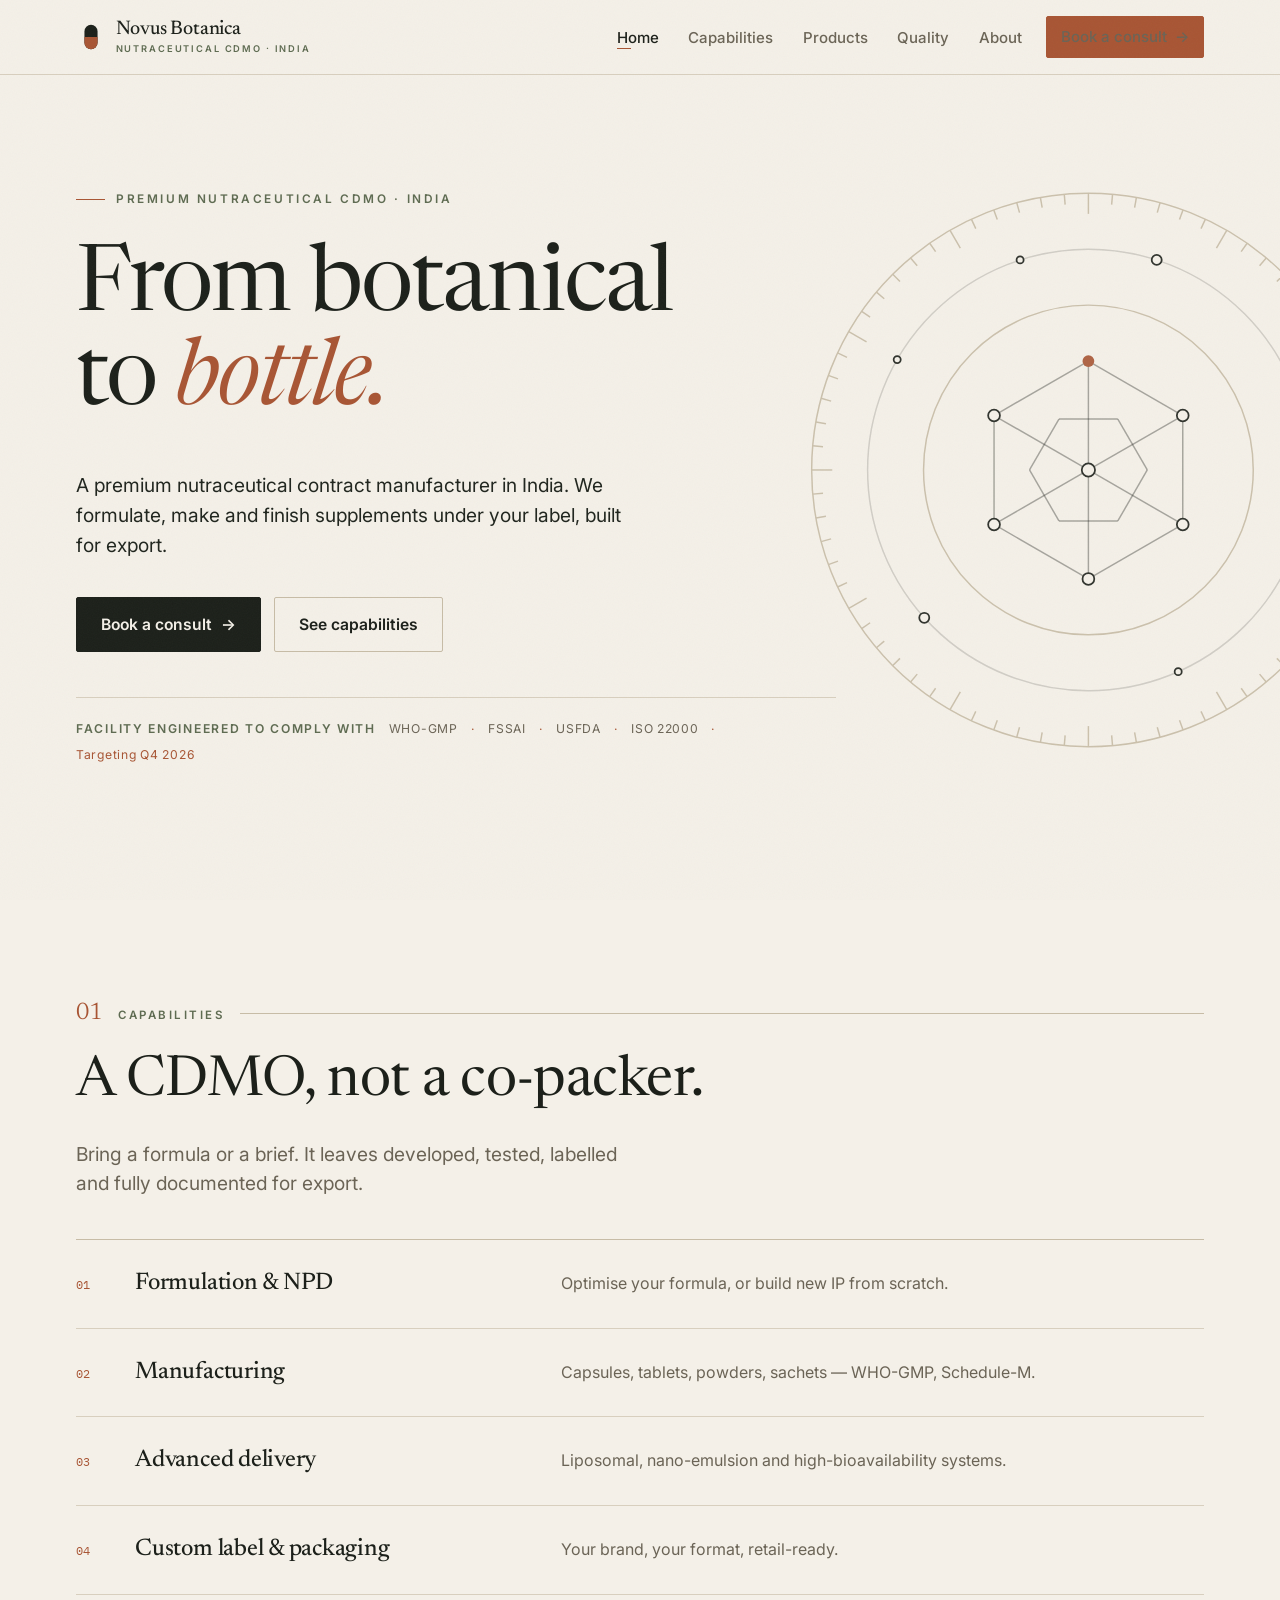
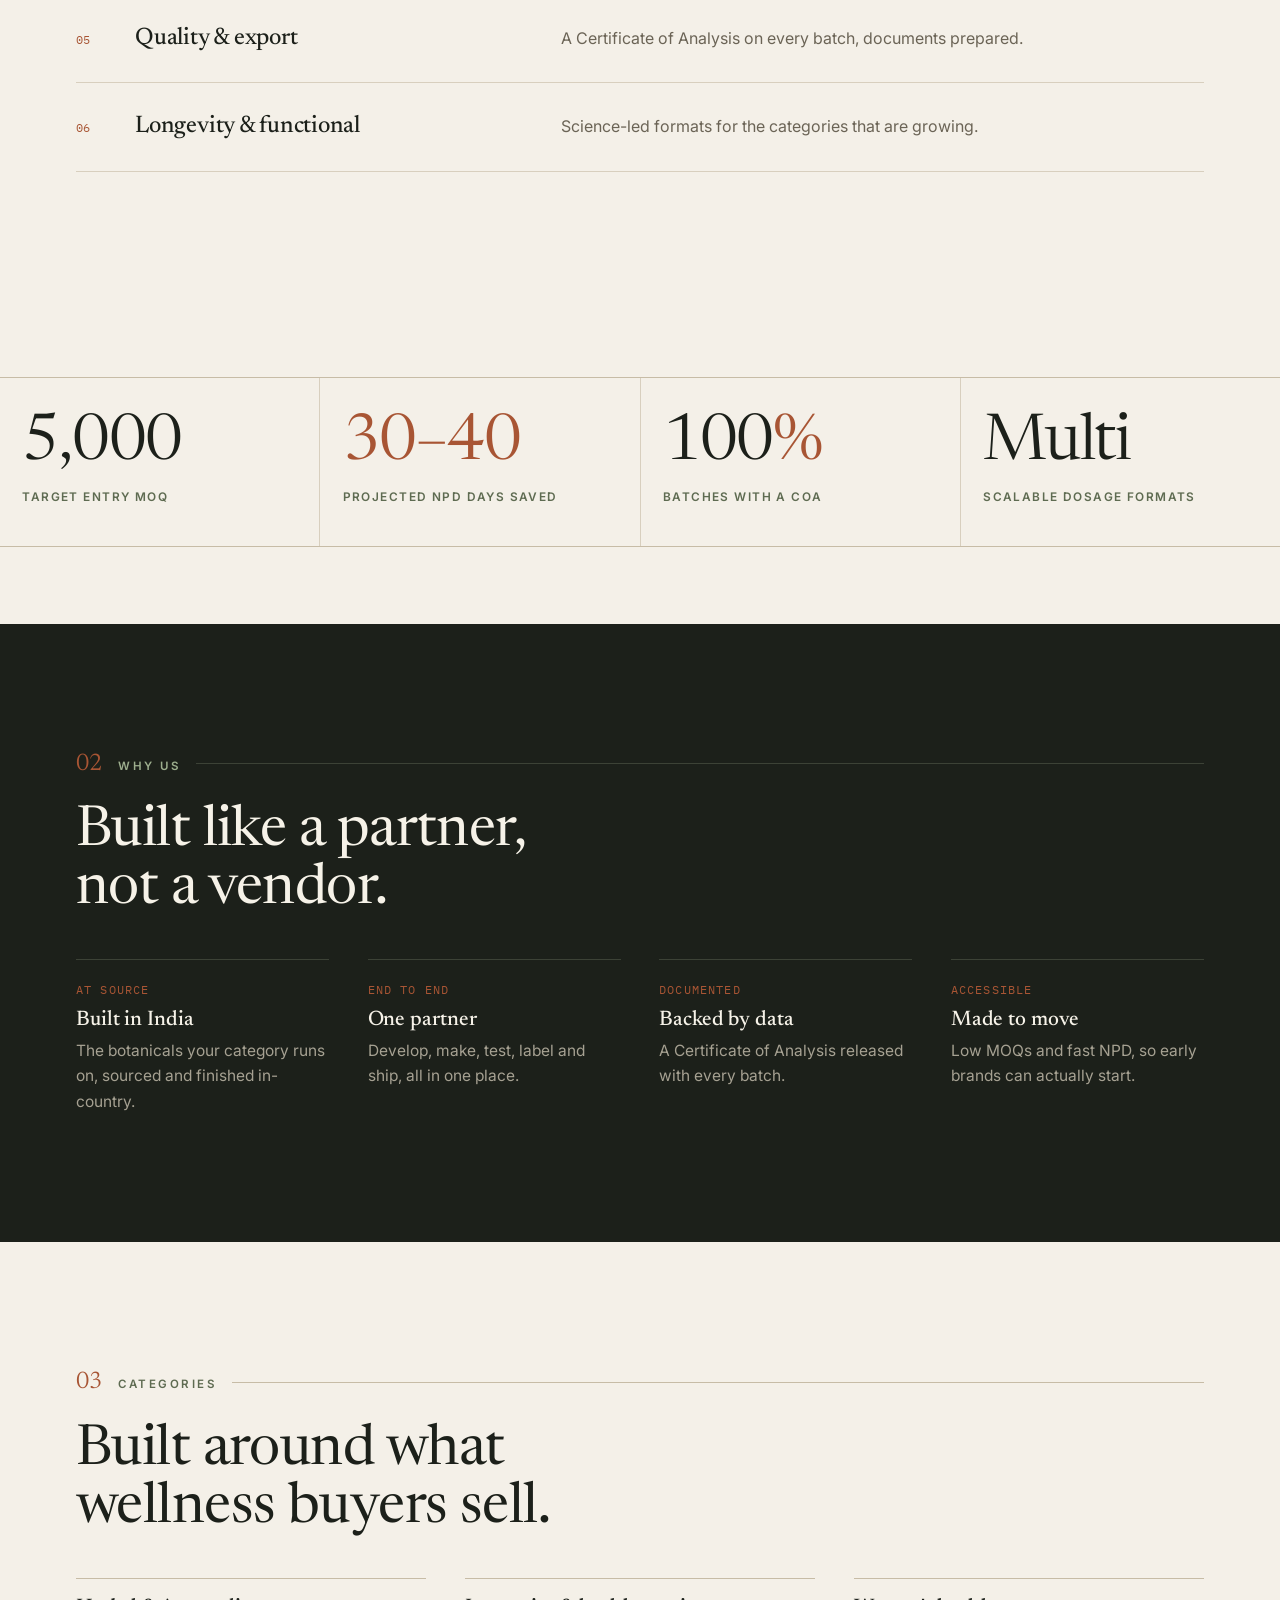
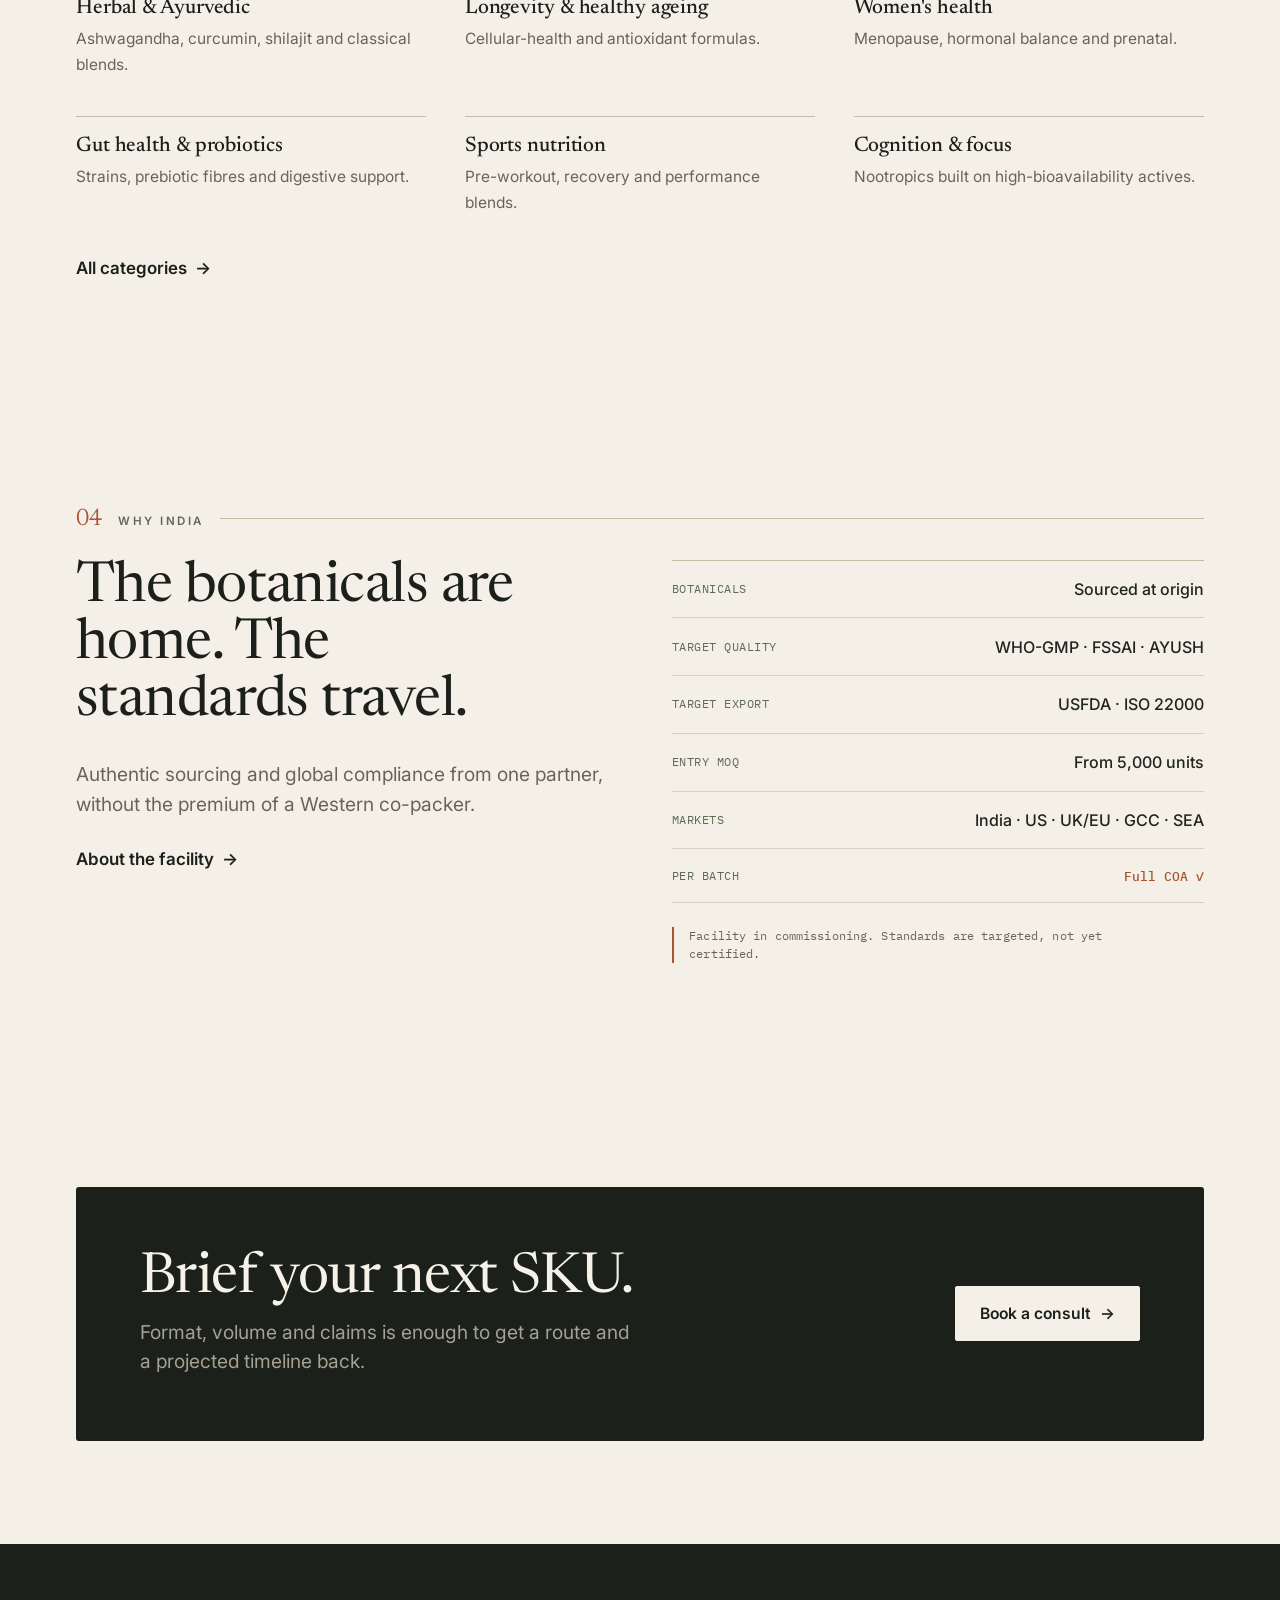
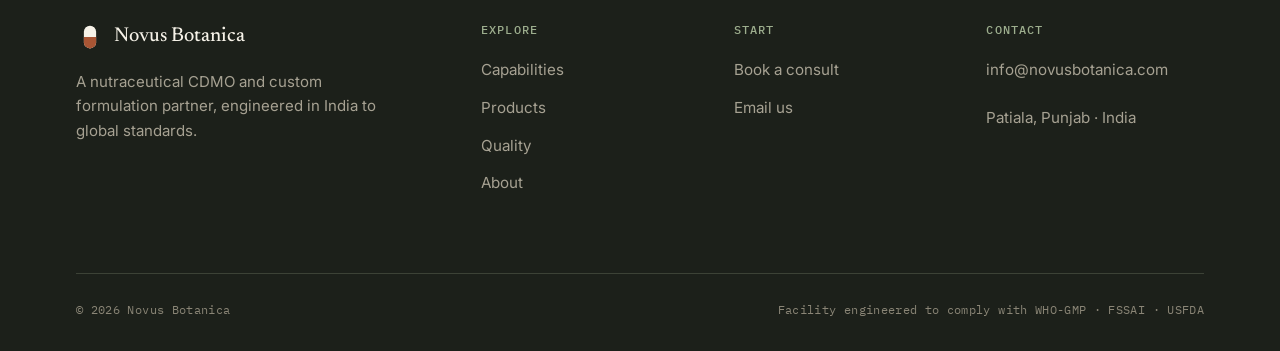
<file: index.html>
<!DOCTYPE html>
<html lang="en">
<head>
<meta charset="UTF-8">
<meta name="viewport" content="width=device-width, initial-scale=1.0">
<title>Novus Botanica — Nutraceutical CDMO & Custom Formulation, India</title>
<meta name="description" content="A premium nutraceutical CDMO in India. We formulate, manufacture and finish supplements under your label, built for export.">
<link rel="icon" href="data:image/svg+xml,%3Csvg xmlns='http://www.w3.org/2000/svg' viewBox='0 0 32 32'%3E%3Crect x='9' y='3' width='14' height='26' rx='7' fill='%231C201A'/%3E%3Cpath d='M9 16h14v6a7 7 0 0 1-7 7 7 7 0 0 1-7-7z' fill='%23A85534'/%3E%3C/svg%3E">
<link rel="preconnect" href="https://fonts.googleapis.com">
<link rel="preconnect" href="https://fonts.gstatic.com" crossorigin>
<link href="https://fonts.googleapis.com/css2?family=Inter:wght@400;500;600;700&family=Newsreader:ital,opsz,wght@0,6..72,200..700;1,6..72,200..600&family=IBM+Plex+Mono:wght@400;500&display=swap" rel="stylesheet">
<link rel="stylesheet" href="styles.css">
<script src="script.js" defer></script>
</head>
<body>

<header class="site-head">
  <div class="wrap nav">
    <a class="brand" href="index.html" aria-label="Novus Botanica home">
      <svg class="mark" viewBox="0 0 32 32" aria-hidden="true"><rect class="cap2" x="9" y="3" width="14" height="26" rx="7"/><path class="cap" d="M9 16h14v6a7 7 0 0 1-7 7 7 7 0 0 1-7-7z"/></svg>
      <span class="bt"><span class="nm">Novus Botanica</span><small>Nutraceutical CDMO · India</small></span>
    </a>
    <button class="nav-toggle" aria-label="Menu" aria-expanded="false" aria-controls="nav-links">
      <svg viewBox="0 0 24 24" fill="none" stroke-width="2" stroke-linecap="round"><path d="M4 7h16M4 12h16M4 17h16"/></svg>
    </button>
    <ul class="nav-links" id="nav-links">
      <li><a href="index.html" aria-current="page">Home</a></li>
      <li><a href="capabilities.html">Capabilities</a></li>
      <li><a href="products.html">Products</a></li>
      <li><a href="certifications.html">Quality</a></li>
      <li><a href="about.html">About</a></li>
      <li class="nav-cta"><a class="btn btn-clay" href="contact.html">Book a consult <span class="arr">→</span></a></li>
    </ul>
  </div>
</header>

<main>

<!-- Hero -->
<section class="hero">
  <div class="plate" id="plate" aria-hidden="true"></div>
  <div class="wrap">
    <p class="hero-meta">Premium nutraceutical CDMO · India</p>
    <h1>From botanical<br>to <em>bottle.</em></h1>
    <p class="lead">A premium nutraceutical contract manufacturer in India. We formulate, make and finish supplements under your label, built for export.</p>
    <div class="hero-cta">
      <a class="btn btn-primary" href="contact.html">Book a consult <span class="arr">→</span></a>
      <a class="btn btn-ghost" href="capabilities.html">See capabilities</a>
    </div>
    <p class="hero-note">
      <span class="k">Facility engineered to comply with</span>
      <span>WHO-GMP</span><span class="dot">·</span><span>FSSAI</span><span class="dot">·</span><span>USFDA</span><span class="dot">·</span><span>ISO 22000</span><span class="dot">·</span><span style="color:var(--clay)">Targeting Q4 2026</span>
    </p>
  </div>
</section>

<!-- 01 Capabilities -->
<section class="section">
  <div class="wrap">
    <div class="folio rv"><span class="no">01</span><span class="lab">Capabilities</span><span class="rule"></span></div>
    <div class="rv" style="max-width:60ch; margin-bottom:2.5rem">
      <h2>A CDMO, not a co-packer.</h2>
      <p class="lead">Bring a formula or a brief. It leaves developed, tested, labelled and fully documented for export.</p>
    </div>
    <div class="index rv">
      <div class="row"><span class="ix">01</span><span class="ttl">Formulation &amp; NPD</span><span class="desc">Optimise your formula, or build new IP from scratch.</span></div>
      <div class="row"><span class="ix">02</span><span class="ttl">Manufacturing</span><span class="desc">Capsules, tablets, powders, sachets — WHO-GMP, Schedule-M.</span></div>
      <div class="row"><span class="ix">03</span><span class="ttl">Advanced delivery</span><span class="desc">Liposomal, nano-emulsion and high-bioavailability systems.</span></div>
      <div class="row"><span class="ix">04</span><span class="ttl">Custom label &amp; packaging</span><span class="desc">Your brand, your format, retail-ready.</span></div>
      <div class="row"><span class="ix">05</span><span class="ttl">Quality &amp; export</span><span class="desc">A Certificate of Analysis on every batch, documents prepared.</span></div>
      <div class="row"><span class="ix">06</span><span class="ttl">Longevity &amp; functional</span><span class="desc">Science-led formats for the categories that are growing.</span></div>
    </div>
  </div>
</section>

<!-- Figures -->
<section class="section--tight">
  <div class="figs">
    <div class="fig rv"><div class="n">5,000</div><div class="c">Target entry MOQ</div></div>
    <div class="fig rv d1"><div class="n"><em>30–40</em></div><div class="c">Projected NPD days saved</div></div>
    <div class="fig rv d2"><div class="n">100<em>%</em></div><div class="c">Batches with a COA</div></div>
    <div class="fig rv d3"><div class="n">Multi</div><div class="c">Scalable dosage formats</div></div>
  </div>
</section>

<!-- 02 Why partner (ink) -->
<section class="section ink">
  <div class="wrap">
    <div class="folio rv"><span class="no">02</span><span class="lab">Why us</span><span class="rule"></span></div>
    <h2 class="rv" style="max-width:16ch; margin-bottom:2.5rem">Built like a partner, not a vendor.</h2>
    <div class="cols cols-4">
      <div class="feat rv"><span class="mk">At source</span><h3>Built in India</h3><p>The botanicals your category runs on, sourced and finished in-country.</p></div>
      <div class="feat rv d1"><span class="mk">End to end</span><h3>One partner</h3><p>Develop, make, test, label and ship, all in one place.</p></div>
      <div class="feat rv d2"><span class="mk">Documented</span><h3>Backed by data</h3><p>A Certificate of Analysis released with every batch.</p></div>
      <div class="feat rv d3"><span class="mk">Accessible</span><h3>Made to move</h3><p>Low MOQs and fast NPD, so early brands can actually start.</p></div>
    </div>
  </div>
</section>

<!-- 03 Categories -->
<section class="section">
  <div class="wrap">
    <div class="folio rv"><span class="no">03</span><span class="lab">Categories</span><span class="rule"></span></div>
    <h2 class="rv" style="max-width:18ch; margin-bottom:2.5rem">Built around what wellness buyers sell.</h2>
    <div class="cols cols-3">
      <div class="feat rv"><h3>Herbal &amp; Ayurvedic</h3><p>Ashwagandha, curcumin, shilajit and classical blends.</p></div>
      <div class="feat rv"><h3>Longevity &amp; healthy ageing</h3><p>Cellular-health and antioxidant formulas.</p></div>
      <div class="feat rv"><h3>Women's health</h3><p>Menopause, hormonal balance and prenatal.</p></div>
      <div class="feat rv"><h3>Gut health &amp; probiotics</h3><p>Strains, prebiotic fibres and digestive support.</p></div>
      <div class="feat rv"><h3>Sports nutrition</h3><p>Pre-workout, recovery and performance blends.</p></div>
      <div class="feat rv"><h3>Cognition &amp; focus</h3><p>Nootropics built on high-bioavailability actives.</p></div>
    </div>
    <p style="margin-top:2.4rem"><a class="tlink" href="products.html">All categories <span class="arr">→</span></a></p>
  </div>
</section>

<!-- 04 Why India -->
<section class="section--tight" style="padding-bottom:clamp(4.5rem,10vw,9rem)">
  <div class="wrap">
    <div class="folio rv"><span class="no">04</span><span class="lab">Why India</span><span class="rule"></span></div>
    <div class="cols cols-2" style="align-items:start; gap:clamp(2rem,5vw,5rem)">
      <div class="rv">
        <h2 style="max-width:14ch">The botanicals are home. The standards travel.</h2>
        <p class="lead">Authentic sourcing and global compliance from one partner, without the premium of a Western co-packer.</p>
        <p style="margin-top:1.6rem"><a class="tlink" href="about.html">About the facility <span class="arr">→</span></a></p>
      </div>
      <div class="rv d1">
        <ul class="spec">
          <li><span class="k">Botanicals</span><span class="v">Sourced at origin</span></li>
          <li><span class="k">Target quality</span><span class="v">WHO-GMP · FSSAI · AYUSH</span></li>
          <li><span class="k">Target export</span><span class="v">USFDA · ISO 22000</span></li>
          <li><span class="k">Entry MOQ</span><span class="v">From 5,000 units</span></li>
          <li><span class="k">Markets</span><span class="v">India · US · UK/EU · GCC · SEA</span></li>
          <li><span class="k">Per batch</span><span class="v ok">Full COA ✓</span></li>
        </ul>
        <p class="note">Facility in commissioning. Standards are targeted, not yet certified.</p>
      </div>
    </div>
  </div>
</section>

<!-- CTA -->
<section class="section--tight" style="padding-bottom:clamp(4rem,8vw,7rem)">
  <div class="wrap">
    <div class="ink cta rv" style="border-radius:3px; padding:clamp(2.6rem,5vw,4.5rem)">
      <div class="inner">
        <div>
          <h2>Brief your next SKU.</h2>
          <p class="lead">Format, volume and claims is enough to get a route and a projected timeline back.</p>
        </div>
        <a class="btn btn-primary" href="contact.html">Book a consult <span class="arr">→</span></a>
      </div>
    </div>
  </div>
</section>

</main>

<footer class="site-foot">
  <div class="wrap">
    <div class="foot-top">
      <div>
        <span class="foot-brand"><svg class="mark" viewBox="0 0 32 32" aria-hidden="true"><rect class="cap2" x="9" y="3" width="14" height="26" rx="7"/><path class="cap" d="M9 16h14v6a7 7 0 0 1-7 7 7 7 0 0 1-7-7z"/></svg><span class="nm">Novus Botanica</span></span>
        <p class="foot-blurb">A nutraceutical CDMO and custom formulation partner, engineered in India to global standards.</p>
      </div>
      <div><h4>Explore</h4><ul><li><a href="capabilities.html">Capabilities</a></li><li><a href="products.html">Products</a></li><li><a href="certifications.html">Quality</a></li><li><a href="about.html">About</a></li></ul></div>
      <div><h4>Start</h4><ul><li><a href="contact.html">Book a consult</a></li><li><a href="mailto:[[hello@novusbotanica.com]]">Email us</a></li></ul></div>
      <div><h4>Contact</h4><ul><li><a href="mailto:info@novusbotanica.com">info@novusbotanica.com</a></li><li><a </a></li><li>Patiala, Punjab · India</li></li></ul></div>
    </div>
    <div class="foot-bot"><span>© <span id="year">2026</span> Novus Botanica</span><span>Facility engineered to comply with WHO-GMP · FSSAI · USFDA</span></div>
  </div>
</footer>

</body>
</html>
</file>
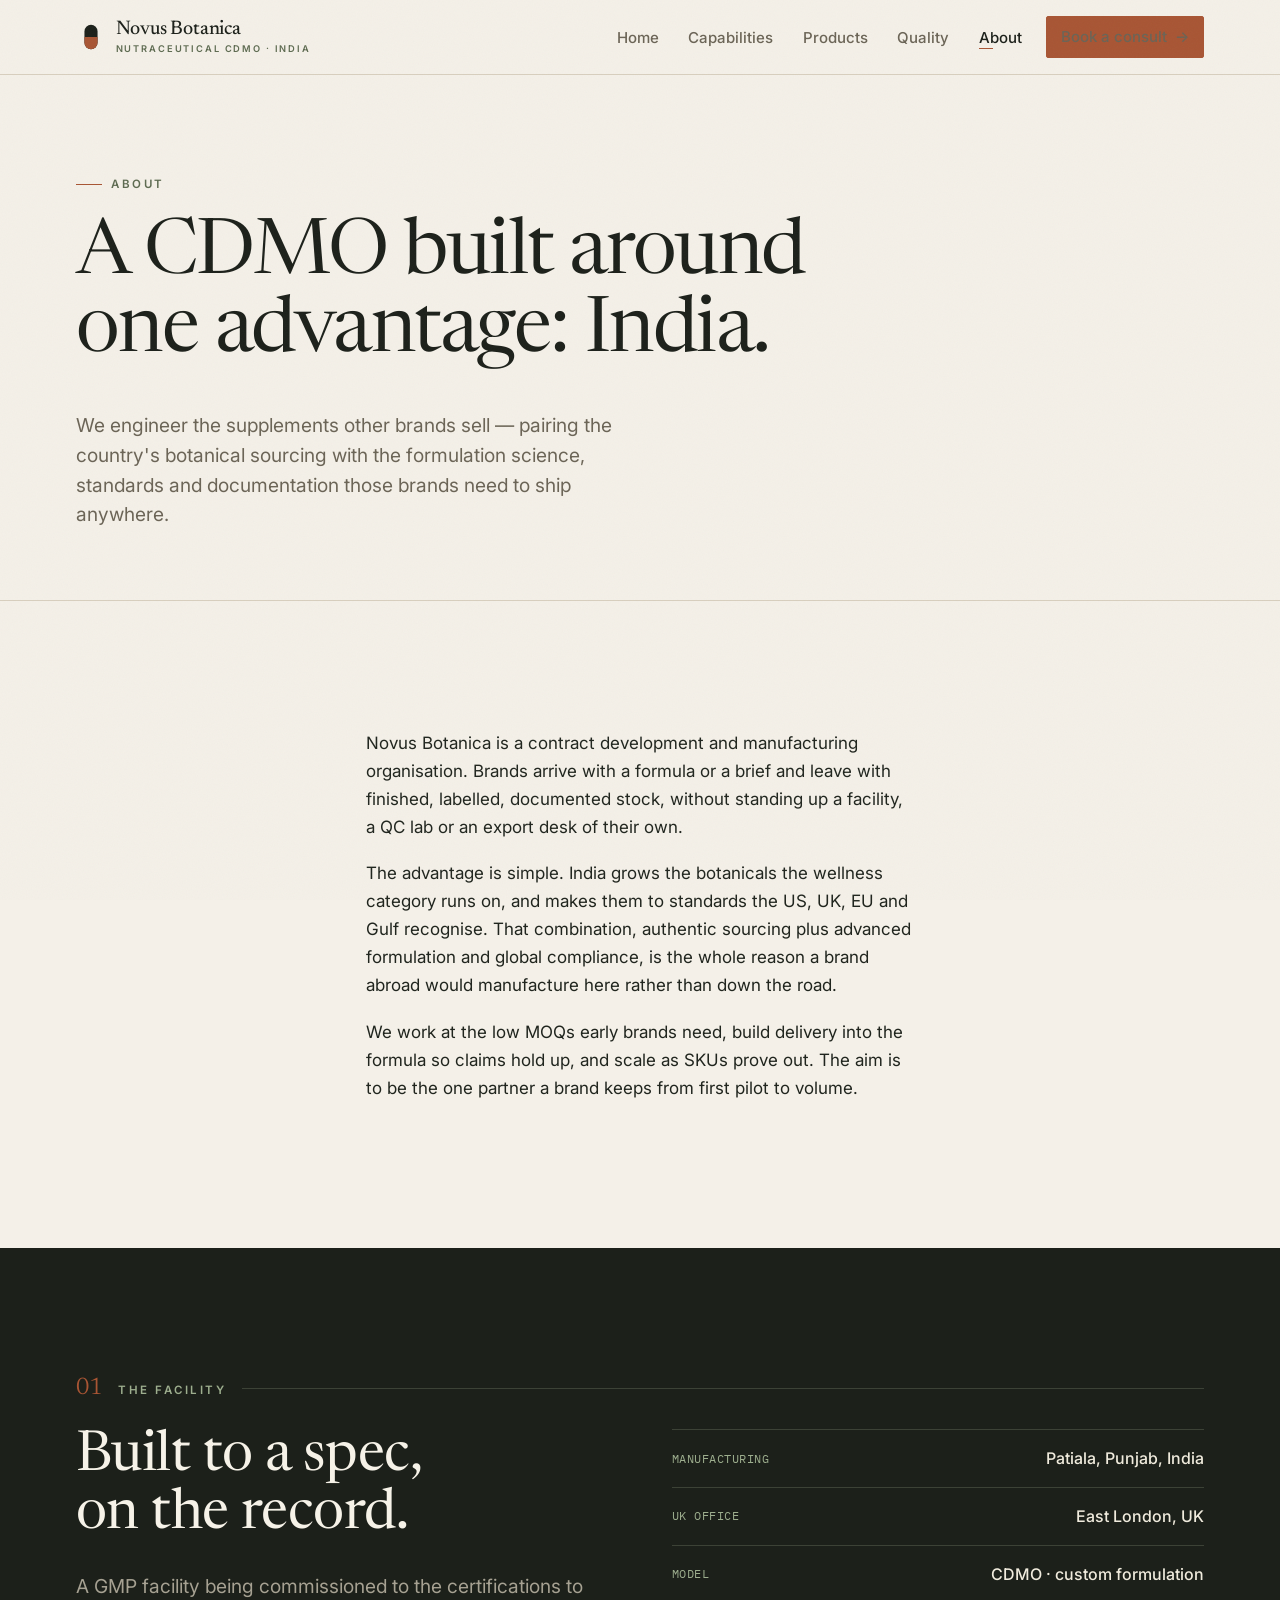
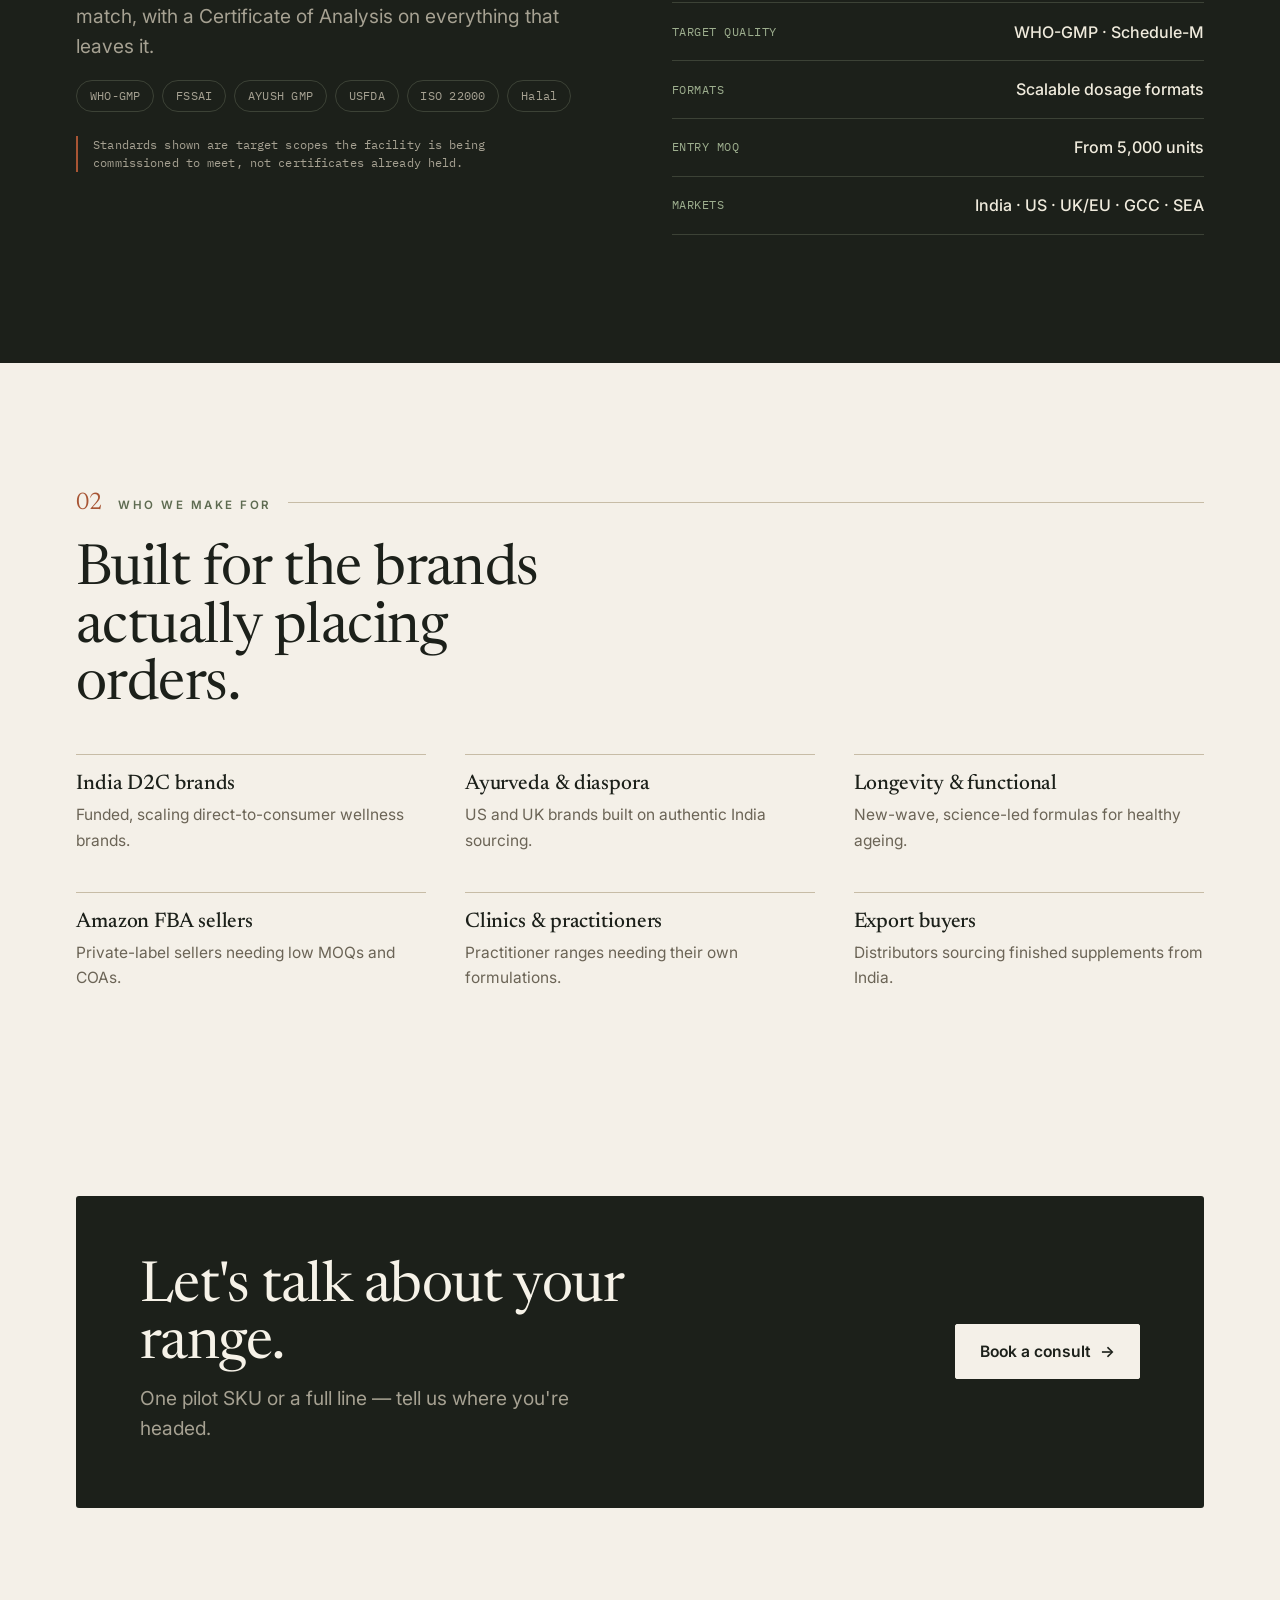
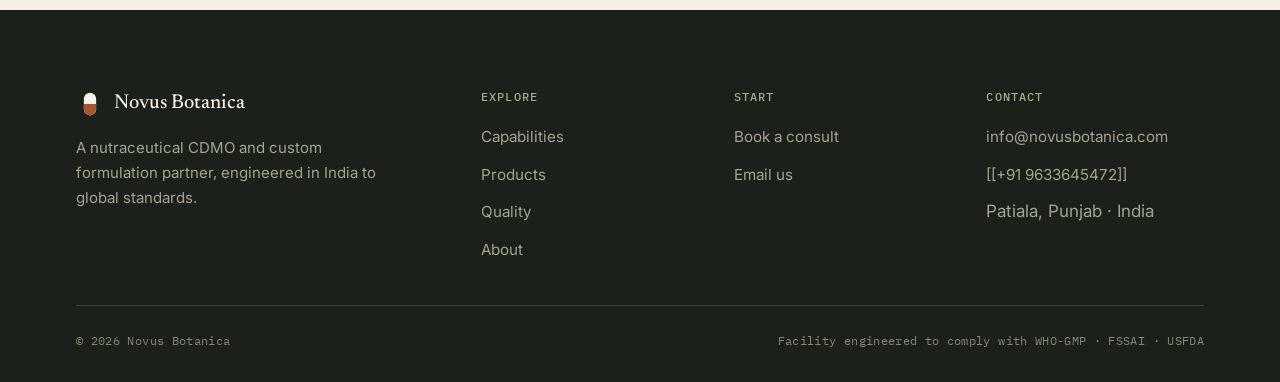
<file: about.html>
<!DOCTYPE html>
<html lang="en">
<head>
<meta charset="UTF-8">
<meta name="viewport" content="width=device-width, initial-scale=1.0">
<title>About — Novus Botanica CDMO</title>
<meta name="description" content="A premium Indian nutraceutical CDMO and custom formulation partner for D2C wellness, Ayurveda, longevity and supplement brands across India and export markets.">
<link rel="icon" href="data:image/svg+xml,%3Csvg xmlns='http://www.w3.org/2000/svg' viewBox='0 0 32 32'%3E%3Crect x='9' y='3' width='14' height='26' rx='7' fill='%231C201A'/%3E%3Cpath d='M9 16h14v6a7 7 0 0 1-7 7 7 7 0 0 1-7-7z' fill='%23A85534'/%3E%3C/svg%3E">
<link rel="preconnect" href="https://fonts.googleapis.com"><link rel="preconnect" href="https://fonts.gstatic.com" crossorigin>
<link href="https://fonts.googleapis.com/css2?family=Inter:wght@400;500;600;700&family=Newsreader:ital,opsz,wght@0,6..72,200..700;1,6..72,200..600&family=IBM+Plex+Mono:wght@400;500&display=swap" rel="stylesheet">
<link rel="stylesheet" href="styles.css"><script src="script.js" defer></script>
</head>
<body>

<header class="site-head">
  <div class="wrap nav">
    <a class="brand" href="index.html" aria-label="Novus Botanica home">
      <svg class="mark" viewBox="0 0 32 32" aria-hidden="true"><rect class="cap2" x="9" y="3" width="14" height="26" rx="7"/><path class="cap" d="M9 16h14v6a7 7 0 0 1-7 7 7 7 0 0 1-7-7z"/></svg>
      <span class="bt"><span class="nm">Novus Botanica</span><small>Nutraceutical CDMO · India</small></span>
    </a>
    <button class="nav-toggle" aria-label="Menu" aria-expanded="false" aria-controls="nav-links"><svg viewBox="0 0 24 24" fill="none" stroke-width="2" stroke-linecap="round"><path d="M4 7h16M4 12h16M4 17h16"/></svg></button>
    <ul class="nav-links" id="nav-links">
      <li><a href="index.html">Home</a></li>
      <li><a href="capabilities.html">Capabilities</a></li>
      <li><a href="products.html">Products</a></li>
      <li><a href="certifications.html">Quality</a></li>
      <li><a href="about.html" aria-current="page">About</a></li>
      <li class="nav-cta"><a class="btn btn-clay" href="contact.html">Book a consult <span class="arr">→</span></a></li>
    </ul>
  </div>
</header>

<main>

<section class="page-head">
  <div class="wrap">
    <p class="eyebrow">About</p>
    <h1>A CDMO built around one advantage: India.</h1>
    <p class="lead">We engineer the supplements other brands sell — pairing the country's botanical sourcing with the formulation science, standards and documentation those brands need to ship anywhere.</p>
  </div>
</section>

<section class="section">
  <div class="wrap measure rv">
    <p>Novus Botanica is a contract development and manufacturing organisation. Brands arrive with a formula or a brief and leave with finished, labelled, documented stock, without standing up a facility, a QC lab or an export desk of their own.</p>
    <p>The advantage is simple. India grows the botanicals the wellness category runs on, and makes them to standards the US, UK, EU and Gulf recognise. That combination, authentic sourcing plus advanced formulation and global compliance, is the whole reason a brand abroad would manufacture here rather than down the road.</p>
    <p>We work at the low MOQs early brands need, build delivery into the formula so claims hold up, and scale as SKUs prove out. The aim is to be the one partner a brand keeps from first pilot to volume.</p>
  </div>
</section>

<!-- 01 Facility (ink) -->
<section class="section ink">
  <div class="wrap">
    <div class="folio rv"><span class="no">01</span><span class="lab">The facility</span><span class="rule"></span></div>
    <div class="cols cols-2" style="align-items:start; gap:clamp(2rem,5vw,5rem)">
      <div class="rv">
        <h2 style="max-width:12ch">Built to a spec, on the record.</h2>
        <p class="lead">A GMP facility being commissioned to the certifications to match, with a Certificate of Analysis on everything that leaves it.</p>
        <div class="tags">
          <span class="tag">WHO-GMP</span><span class="tag">FSSAI</span><span class="tag">AYUSH GMP</span>
          <span class="tag">USFDA</span><span class="tag">ISO 22000</span><span class="tag">Halal</span>
        </div>
        <p class="note">Standards shown are target scopes the facility is being commissioned to meet, not certificates already held.</p>
      </div>
      <ul class="spec rv d1">
        <li><span class="k">Manufacturing</span><span class="v">Patiala, Punjab, India</span></li>
        <li><span class="k">UK office</span><span class="v">East London, UK</span></li>
        <li><span class="k">Model</span><span class="v">CDMO · custom formulation</span></li>
        <li><span class="k">Target quality</span><span class="v">WHO-GMP · Schedule-M</span></li>
        <li><span class="k">Formats</span><span class="v">Scalable dosage formats</span></li>
        <li><span class="k">Entry MOQ</span><span class="v">From 5,000 units</span></li>
        <li><span class="k">Markets</span><span class="v">India · US · UK/EU · GCC · SEA</span></li>
      </ul>
    </div>
  </div>
</section>

<!-- 02 Who we serve -->
<section class="section">
  <div class="wrap">
    <div class="folio rv"><span class="no">02</span><span class="lab">Who we make for</span><span class="rule"></span></div>
    <h2 class="rv" style="max-width:16ch; margin-bottom:2.4rem">Built for the brands actually placing orders.</h2>
    <div class="cols cols-3">
      <div class="feat rv"><h3>India D2C brands</h3><p>Funded, scaling direct-to-consumer wellness brands.</p></div>
      <div class="feat rv"><h3>Ayurveda &amp; diaspora</h3><p>US and UK brands built on authentic India sourcing.</p></div>
      <div class="feat rv"><h3>Longevity &amp; functional</h3><p>New-wave, science-led formulas for healthy ageing.</p></div>
      <div class="feat rv"><h3>Amazon FBA sellers</h3><p>Private-label sellers needing low MOQs and COAs.</p></div>
      <div class="feat rv"><h3>Clinics &amp; practitioners</h3><p>Practitioner ranges needing their own formulations.</p></div>
      <div class="feat rv"><h3>Export buyers</h3><p>Distributors sourcing finished supplements from India.</p></div>
    </div>
  </div>
</section>

<section class="section--tight" style="padding-bottom:clamp(4rem,8vw,7rem)">
  <div class="wrap">
    <div class="ink cta rv" style="border-radius:3px; padding:clamp(2.6rem,5vw,4.5rem)">
      <div class="inner">
        <div><h2>Let's talk about your range.</h2><p class="lead">One pilot SKU or a full line — tell us where you're headed.</p></div>
        <a class="btn btn-primary" href="contact.html">Book a consult <span class="arr">→</span></a>
      </div>
    </div>
  </div>
</section>

</main>

<footer class="site-foot">
  <div class="wrap">
    <div class="foot-top">
      <div><span class="foot-brand"><svg class="mark" viewBox="0 0 32 32" aria-hidden="true"><rect class="cap2" x="9" y="3" width="14" height="26" rx="7"/><path class="cap" d="M9 16h14v6a7 7 0 0 1-7 7 7 7 0 0 1-7-7z"/></svg><span class="nm">Novus Botanica</span></span>
      <p class="foot-blurb">A nutraceutical CDMO and custom formulation partner, engineered in India to global standards.</p></div>
      <div><h4>Explore</h4><ul><li><a href="capabilities.html">Capabilities</a></li><li><a href="products.html">Products</a></li><li><a href="certifications.html">Quality</a></li><li><a href="about.html">About</a></li></ul></div>
      <div><h4>Start</h4><ul><li><a href="contact.html">Book a consult</a></li><li><a href="mailto:info@novusbotanica.com">Email us</a></li></ul></div>
      <div><h4>Contact</h4><ul><li><a href="mailto:info@novusbotanica.com">info@novusbotanica.com</a></li><li><a href="tel:[[+91 9633645472]]">[[+91 9633645472]]</a></li><li>Patiala, Punjab · India</li></li></ul></div>
    </div>
    <div class="foot-bot"><span>© <span id="year">2026</span> Novus Botanica</span><span>Facility engineered to comply with WHO-GMP · FSSAI · USFDA</span></div>
  </div>
</footer>

</body>
</html>
</file>
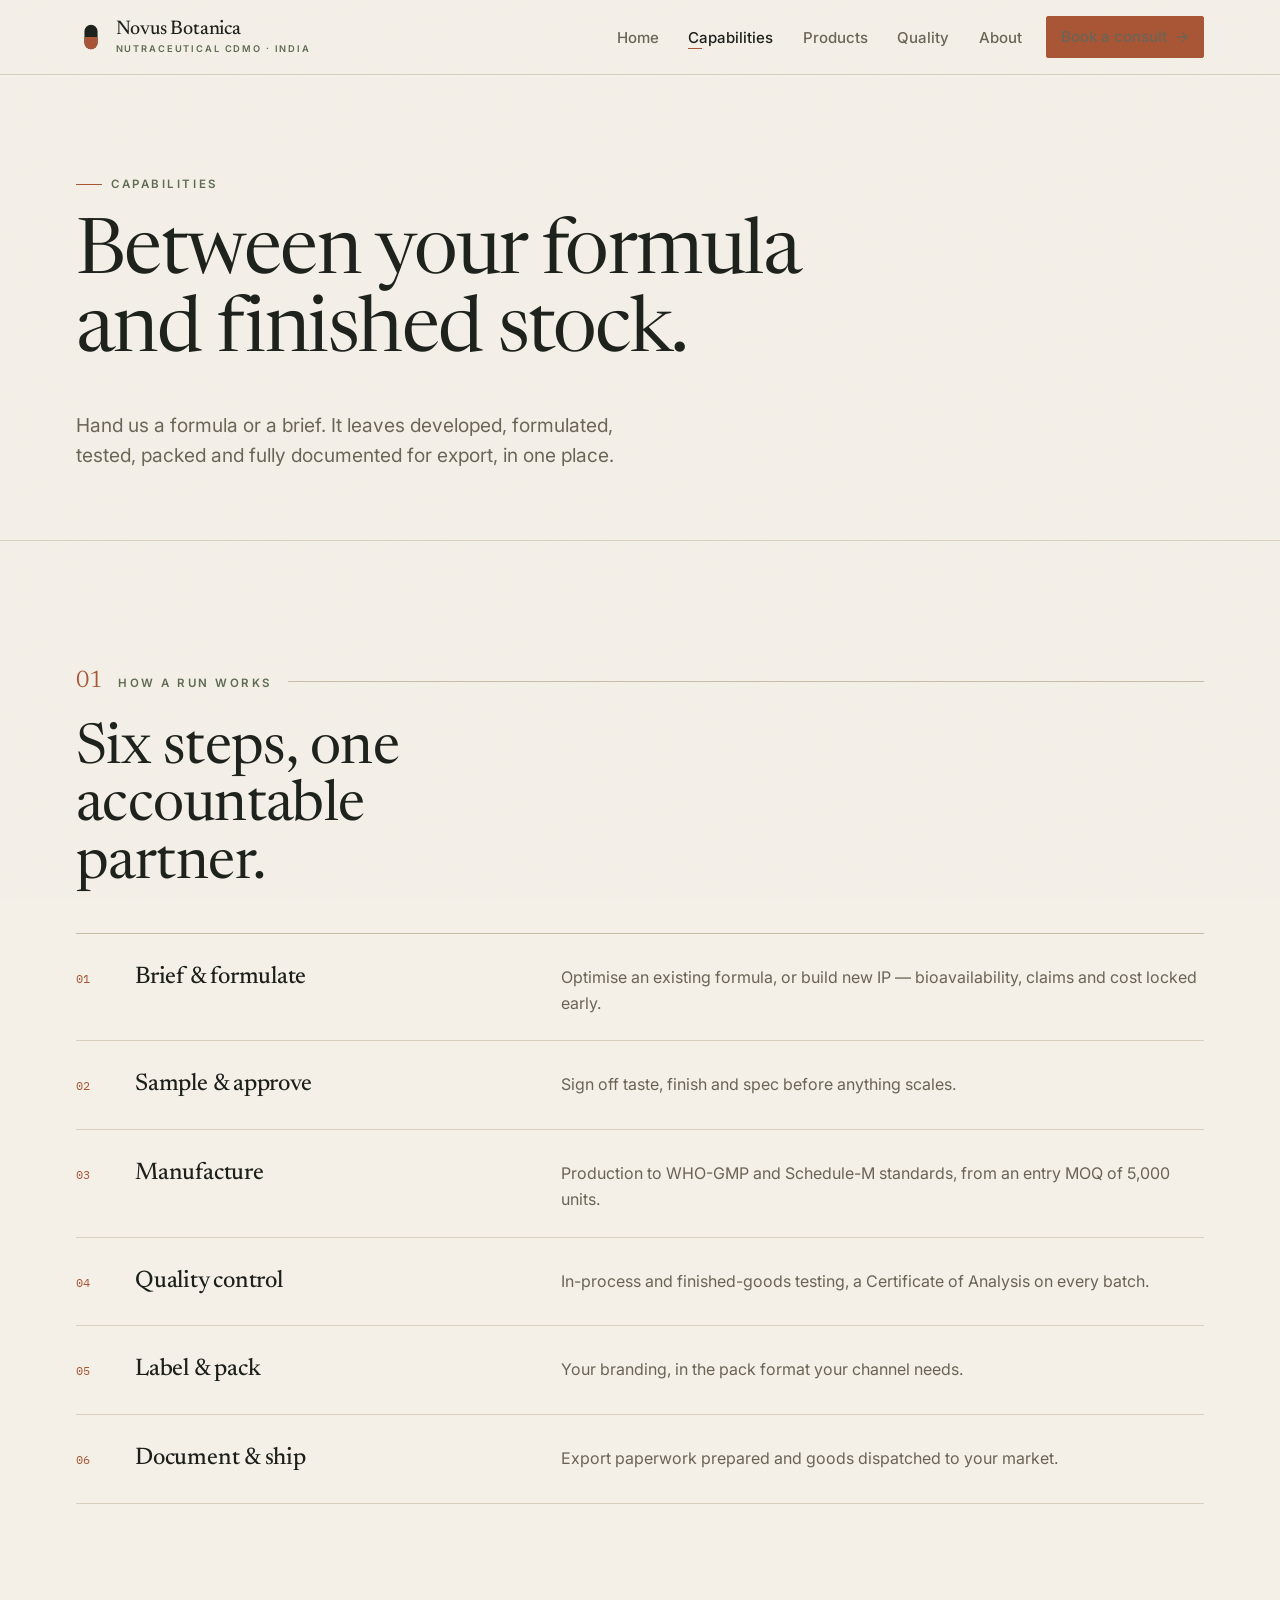
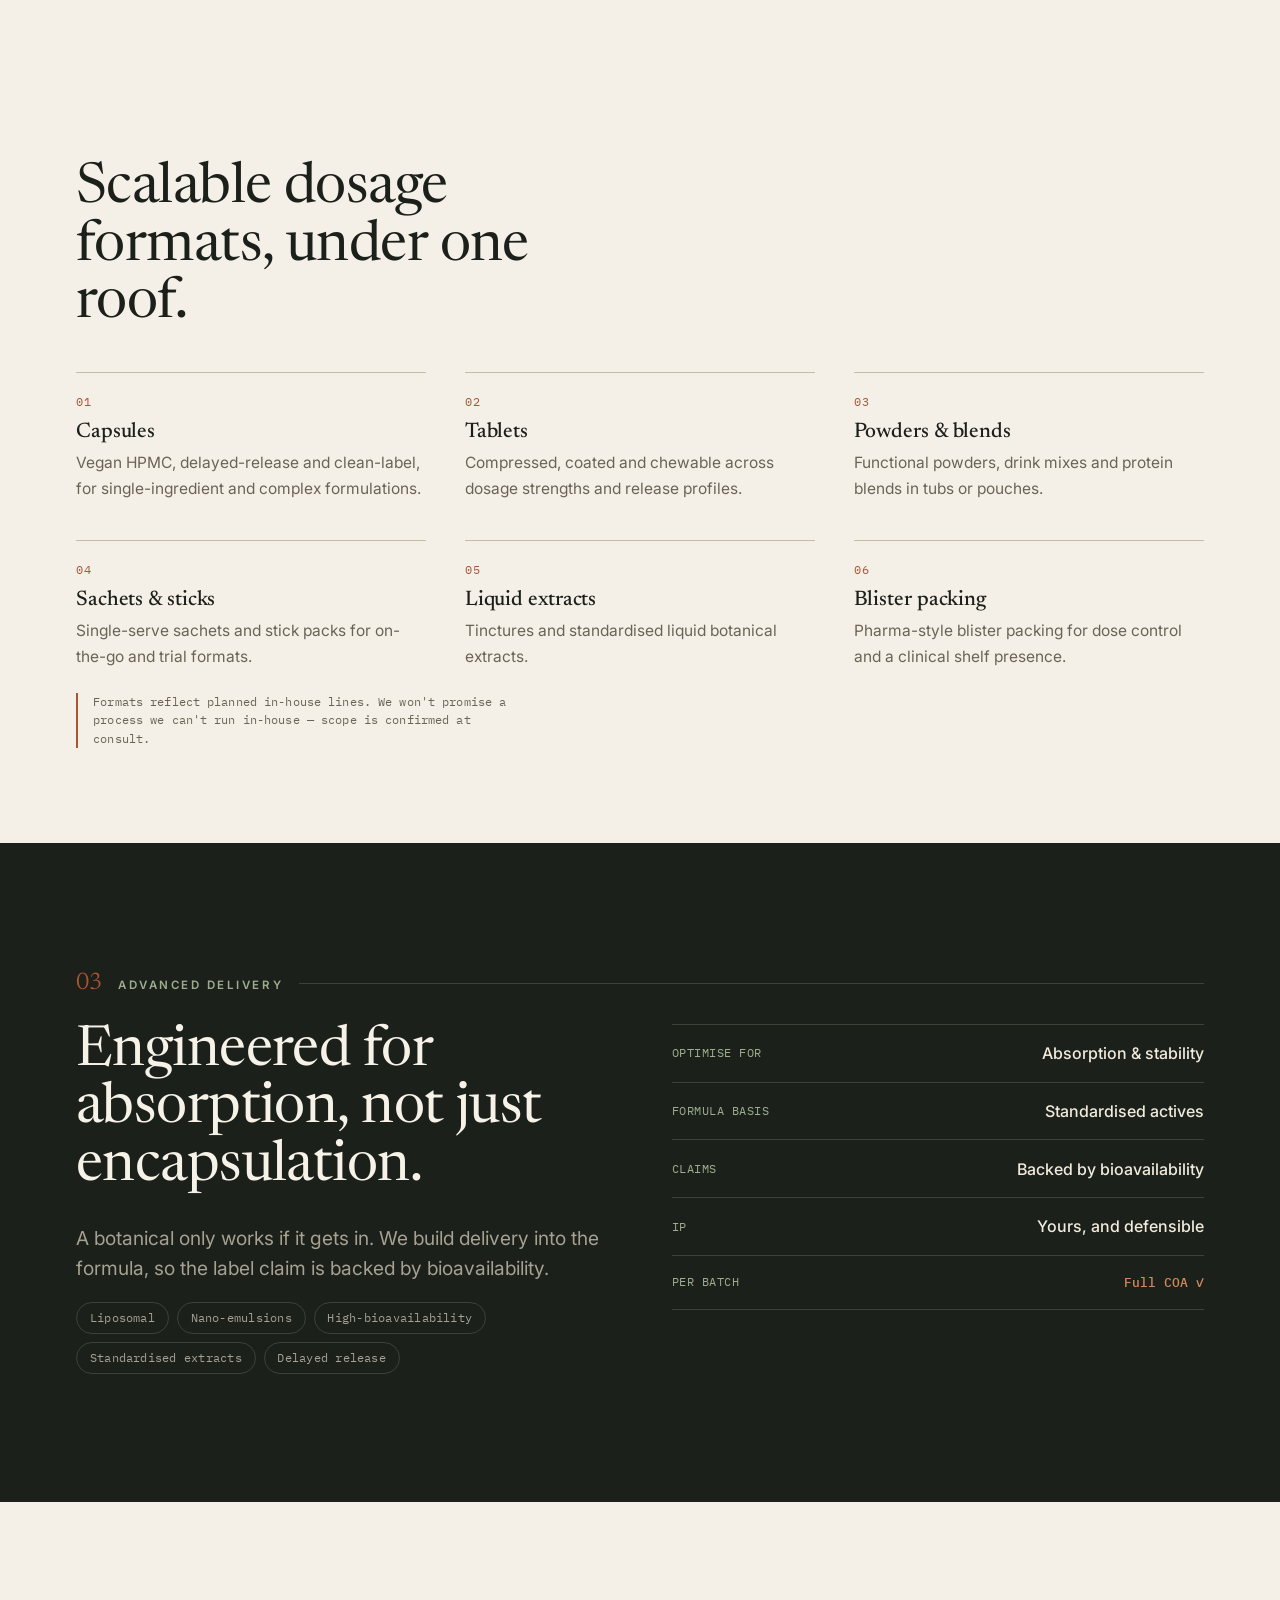
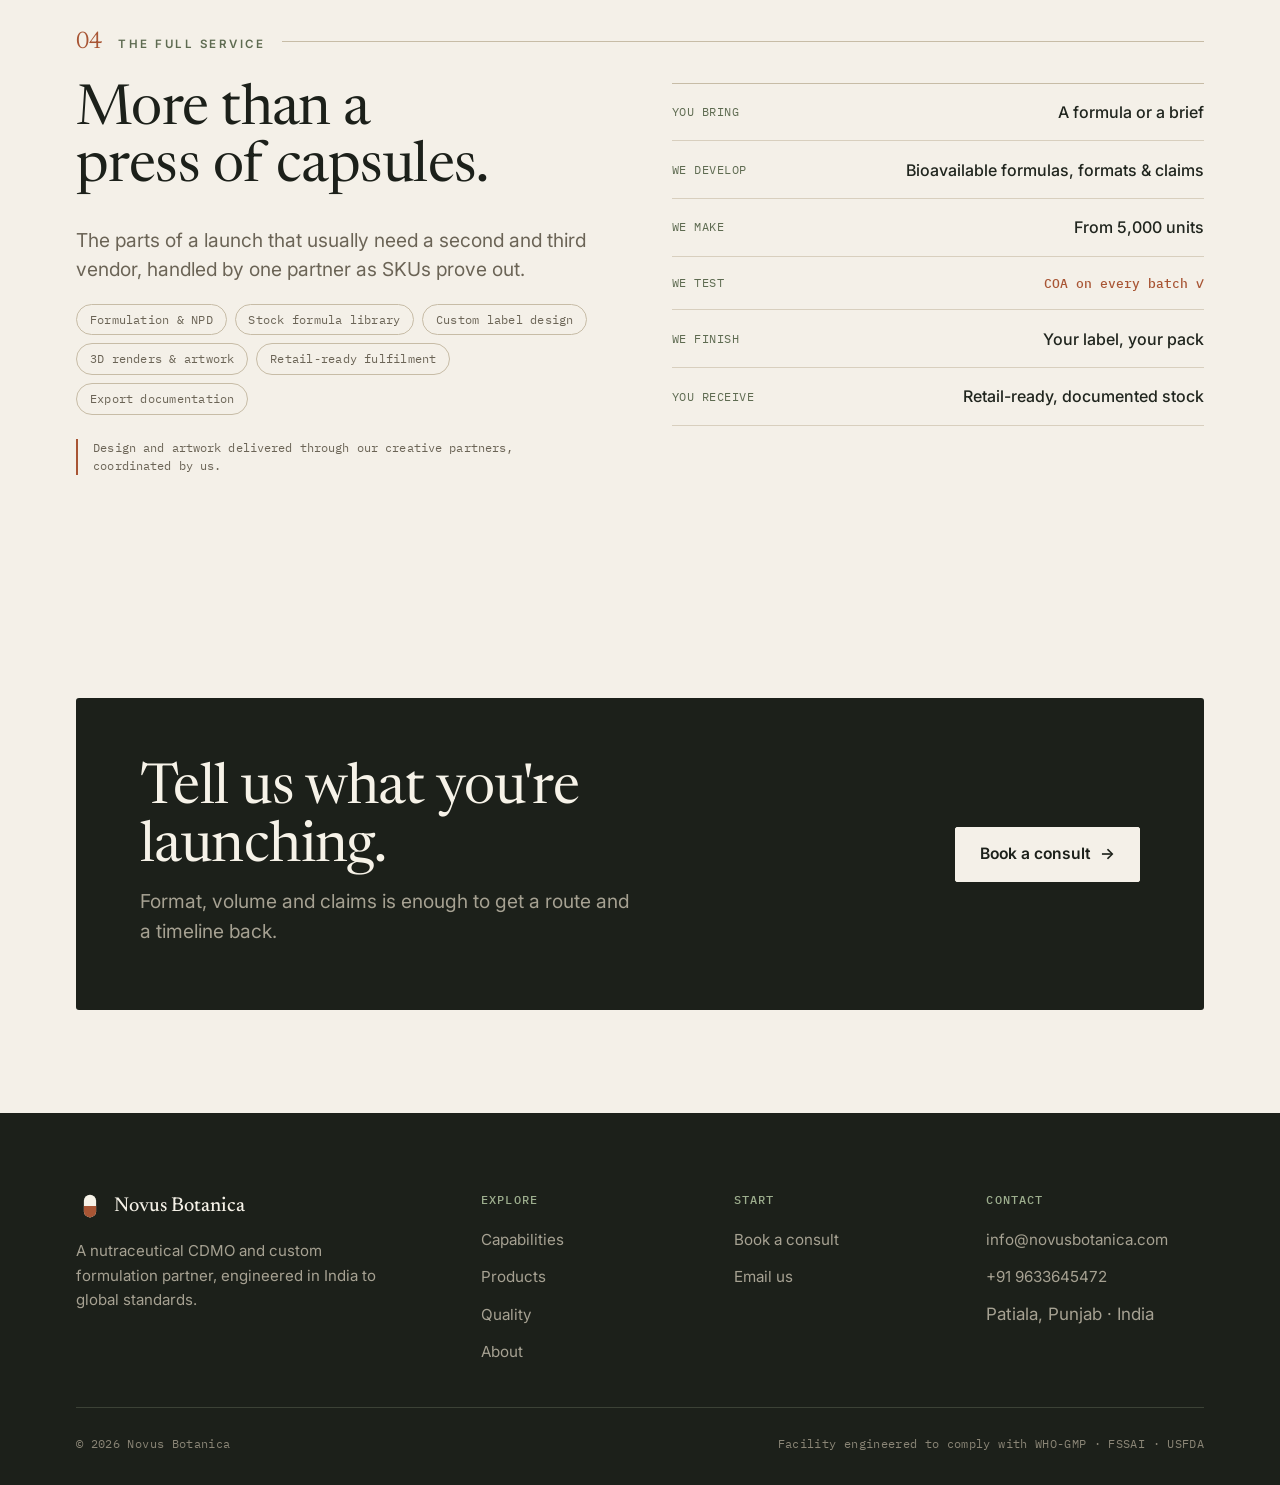
<file: capabilities.html>
<!DOCTYPE html>
<html lang="en">
<head>
<meta charset="UTF-8">
<meta name="viewport" content="width=device-width, initial-scale=1.0">
<title>Capabilities — Novus Botanica CDMO</title>
<meta name="description" content="Formulation and NPD, advanced delivery systems, manufacturing to WHO-GMP and Schedule-M, custom label and export documentation — one nutraceutical CDMO in India.">
<link rel="icon" href="data:image/svg+xml,%3Csvg xmlns='http://www.w3.org/2000/svg' viewBox='0 0 32 32'%3E%3Crect x='9' y='3' width='14' height='26' rx='7' fill='%231C201A'/%3E%3Cpath d='M9 16h14v6a7 7 0 0 1-7 7 7 7 0 0 1-7-7z' fill='%23A85534'/%3E%3C/svg%3E">
<link rel="preconnect" href="https://fonts.googleapis.com"><link rel="preconnect" href="https://fonts.gstatic.com" crossorigin>
<link href="https://fonts.googleapis.com/css2?family=Inter:wght@400;500;600;700&family=Newsreader:ital,opsz,wght@0,6..72,200..700;1,6..72,200..600&family=IBM+Plex+Mono:wght@400;500&display=swap" rel="stylesheet">
<link rel="stylesheet" href="styles.css"><script src="script.js" defer></script>
</head>
<body>

<header class="site-head">
  <div class="wrap nav">
    <a class="brand" href="index.html" aria-label="Novus Botanica home">
      <svg class="mark" viewBox="0 0 32 32" aria-hidden="true"><rect class="cap2" x="9" y="3" width="14" height="26" rx="7"/><path class="cap" d="M9 16h14v6a7 7 0 0 1-7 7 7 7 0 0 1-7-7z"/></svg>
      <span class="bt"><span class="nm">Novus Botanica</span><small>Nutraceutical CDMO · India</small></span>
    </a>
    <button class="nav-toggle" aria-label="Menu" aria-expanded="false" aria-controls="nav-links"><svg viewBox="0 0 24 24" fill="none" stroke-width="2" stroke-linecap="round"><path d="M4 7h16M4 12h16M4 17h16"/></svg></button>
    <ul class="nav-links" id="nav-links">
      <li><a href="index.html">Home</a></li>
      <li><a href="capabilities.html" aria-current="page">Capabilities</a></li>
      <li><a href="products.html">Products</a></li>
      <li><a href="certifications.html">Quality</a></li>
      <li><a href="about.html">About</a></li>
      <li class="nav-cta"><a class="btn btn-clay" href="contact.html">Book a consult <span class="arr">→</span></a></li>
    </ul>
  </div>
</header>

<main>

<section class="page-head">
  <div class="wrap">
    <p class="eyebrow">Capabilities</p>
    <h1>Between your formula and finished stock.</h1>
    <p class="lead">Hand us a formula or a brief. It leaves developed, formulated, tested, packed and fully documented for export, in one place.</p>
  </div>
</section>

<!-- 01 Process -->
<section class="section">
  <div class="wrap">
    <div class="folio rv"><span class="no">01</span><span class="lab">How a run works</span><span class="rule"></span></div>
    <h2 class="rv" style="max-width:14ch; margin-bottom:2.4rem">Six steps, one accountable partner.</h2>
    <div class="index rv">
      <div class="row"><span class="ix">01</span><span class="ttl">Brief &amp; formulate</span><span class="desc">Optimise an existing formula, or build new IP — bioavailability, claims and cost locked early.</span></div>
      <div class="row"><span class="ix">02</span><span class="ttl">Sample &amp; approve</span><span class="desc">Sign off taste, finish and spec before anything scales.</span></div>
      <div class="row"><span class="ix">03</span><span class="ttl">Manufacture</span><span class="desc">Production to WHO-GMP and Schedule-M standards, from an entry MOQ of 5,000 units.</span></div>
      <div class="row"><span class="ix">04</span><span class="ttl">Quality control</span><span class="desc">In-process and finished-goods testing, a Certificate of Analysis on every batch.</span></div>
      <div class="row"><span class="ix">05</span><span class="ttl">Label &amp; pack</span><span class="desc">Your branding, in the pack format your channel needs.</span></div>
      <div class="row"><span class="ix">06</span><span class="ttl">Document &amp; ship</span><span class="desc">Export paperwork prepared and goods dispatched to your market.</span></div>
    </div>
  </div>
</section>

<!-- 02 Formats -->
<section class="section--tight">
  <div class="wrap">
    <div class="folio rv"><span class="no">02</span><span class="lab">Formats</span><span class="rule"></span></div>
    <h2 class="rv" style="max-width:16ch; margin-bottom:2.4rem">Scalable dosage formats, under one roof.</h2>
    <div class="cols cols-3">
      <div class="feat rv"><span class="mk">01</span><h3>Capsules</h3><p>Vegan HPMC, delayed-release and clean-label, for single-ingredient and complex formulations.</p></div>
      <div class="feat rv"><span class="mk">02</span><h3>Tablets</h3><p>Compressed, coated and chewable across dosage strengths and release profiles.</p></div>
      <div class="feat rv"><span class="mk">03</span><h3>Powders &amp; blends</h3><p>Functional powders, drink mixes and protein blends in tubs or pouches.</p></div>
      <div class="feat rv"><span class="mk">04</span><h3>Sachets &amp; sticks</h3><p>Single-serve sachets and stick packs for on-the-go and trial formats.</p></div>
      <div class="feat rv"><span class="mk">05</span><h3>Liquid extracts</h3><p>Tinctures and standardised liquid botanical extracts.</p></div>
      <div class="feat rv"><span class="mk">06</span><h3>Blister packing</h3><p>Pharma-style blister packing for dose control and a clinical shelf presence.</p></div>
    </div>
    <p class="note rv">Formats reflect planned in-house lines. We won't promise a process we can't run in-house — scope is confirmed at consult.</p>
  </div>
</section>

<!-- 03 Advanced delivery (ink) -->
<section class="section ink">
  <div class="wrap">
    <div class="folio rv"><span class="no">03</span><span class="lab">Advanced delivery</span><span class="rule"></span></div>
    <div class="cols cols-2" style="align-items:start; gap:clamp(2rem,5vw,5rem)">
      <div class="rv">
        <h2 style="max-width:15ch">Engineered for absorption, not just encapsulation.</h2>
        <p class="lead">A botanical only works if it gets in. We build delivery into the formula, so the label claim is backed by bioavailability.</p>
        <div class="tags">
          <span class="tag">Liposomal</span><span class="tag">Nano-emulsions</span><span class="tag">High-bioavailability</span>
          <span class="tag">Standardised extracts</span><span class="tag">Delayed release</span>
        </div>
      </div>
      <ul class="spec rv d1">
        <li><span class="k">Optimise for</span><span class="v">Absorption &amp; stability</span></li>
        <li><span class="k">Formula basis</span><span class="v">Standardised actives</span></li>
        <li><span class="k">Claims</span><span class="v">Backed by bioavailability</span></li>
        <li><span class="k">IP</span><span class="v">Yours, and defensible</span></li>
        <li><span class="k">Per batch</span><span class="v ok">Full COA ✓</span></li>
      </ul>
    </div>
  </div>
</section>

<!-- 04 Full service -->
<section class="section">
  <div class="wrap">
    <div class="folio rv"><span class="no">04</span><span class="lab">The full service</span><span class="rule"></span></div>
    <div class="cols cols-2" style="align-items:start; gap:clamp(2rem,5vw,5rem)">
      <div class="rv">
        <h2 style="max-width:13ch">More than a press of capsules.</h2>
        <p class="lead">The parts of a launch that usually need a second and third vendor, handled by one partner as SKUs prove out.</p>
        <div class="tags">
          <span class="tag">Formulation &amp; NPD</span><span class="tag">Stock formula library</span><span class="tag">Custom label design</span>
          <span class="tag">3D renders &amp; artwork</span><span class="tag">Retail-ready fulfilment</span><span class="tag">Export documentation</span>
        </div>
        <p class="note">Design and artwork delivered through our creative partners, coordinated by us.</p>
      </div>
      <ul class="spec rv d1">
        <li><span class="k">You bring</span><span class="v">A formula or a brief</span></li>
        <li><span class="k">We develop</span><span class="v">Bioavailable formulas, formats &amp; claims</span></li>
        <li><span class="k">We make</span><span class="v">From 5,000 units</span></li>
        <li><span class="k">We test</span><span class="v ok">COA on every batch ✓</span></li>
        <li><span class="k">We finish</span><span class="v">Your label, your pack</span></li>
        <li><span class="k">You receive</span><span class="v">Retail-ready, documented stock</span></li>
      </ul>
    </div>
  </div>
</section>

<section class="section--tight" style="padding-bottom:clamp(4rem,8vw,7rem)">
  <div class="wrap">
    <div class="ink cta rv" style="border-radius:3px; padding:clamp(2.6rem,5vw,4.5rem)">
      <div class="inner">
        <div><h2>Tell us what you're launching.</h2><p class="lead">Format, volume and claims is enough to get a route and a timeline back.</p></div>
        <a class="btn btn-primary" href="contact.html">Book a consult <span class="arr">→</span></a>
      </div>
    </div>
  </div>
</section>

</main>

<footer class="site-foot">
  <div class="wrap">
    <div class="foot-top">
      <div><span class="foot-brand"><svg class="mark" viewBox="0 0 32 32" aria-hidden="true"><rect class="cap2" x="9" y="3" width="14" height="26" rx="7"/><path class="cap" d="M9 16h14v6a7 7 0 0 1-7 7 7 7 0 0 1-7-7z"/></svg><span class="nm">Novus Botanica</span></span>
      <p class="foot-blurb">A nutraceutical CDMO and custom formulation partner, engineered in India to global standards.</p></div>
      <div><h4>Explore</h4><ul><li><a href="capabilities.html">Capabilities</a></li><li><a href="products.html">Products</a></li><li><a href="certifications.html">Quality</a></li><li><a href="about.html">About</a></li></ul></div>
      <div><h4>Start</h4><ul><li><a href="contact.html">Book a consult</a></li><li><a href="mailto:hello@novusbotanica.com">Email us</a></li></ul></div>
      <div><h4>Contact</h4><ul><li><a href="mailto:info@novusbotanica.com">info@novusbotanica.com</a></li><li><a href="tel:+91 9633645472">+91 9633645472</a></li><li>Patiala, Punjab · India</li><li></li></ul></div>
    </div>
    <div class="foot-bot"><span>© <span id="year">2026</span> Novus Botanica</span><span>Facility engineered to comply with WHO-GMP · FSSAI · USFDA</span></div>
  </div>
</footer>

</body>
</html>
</file>
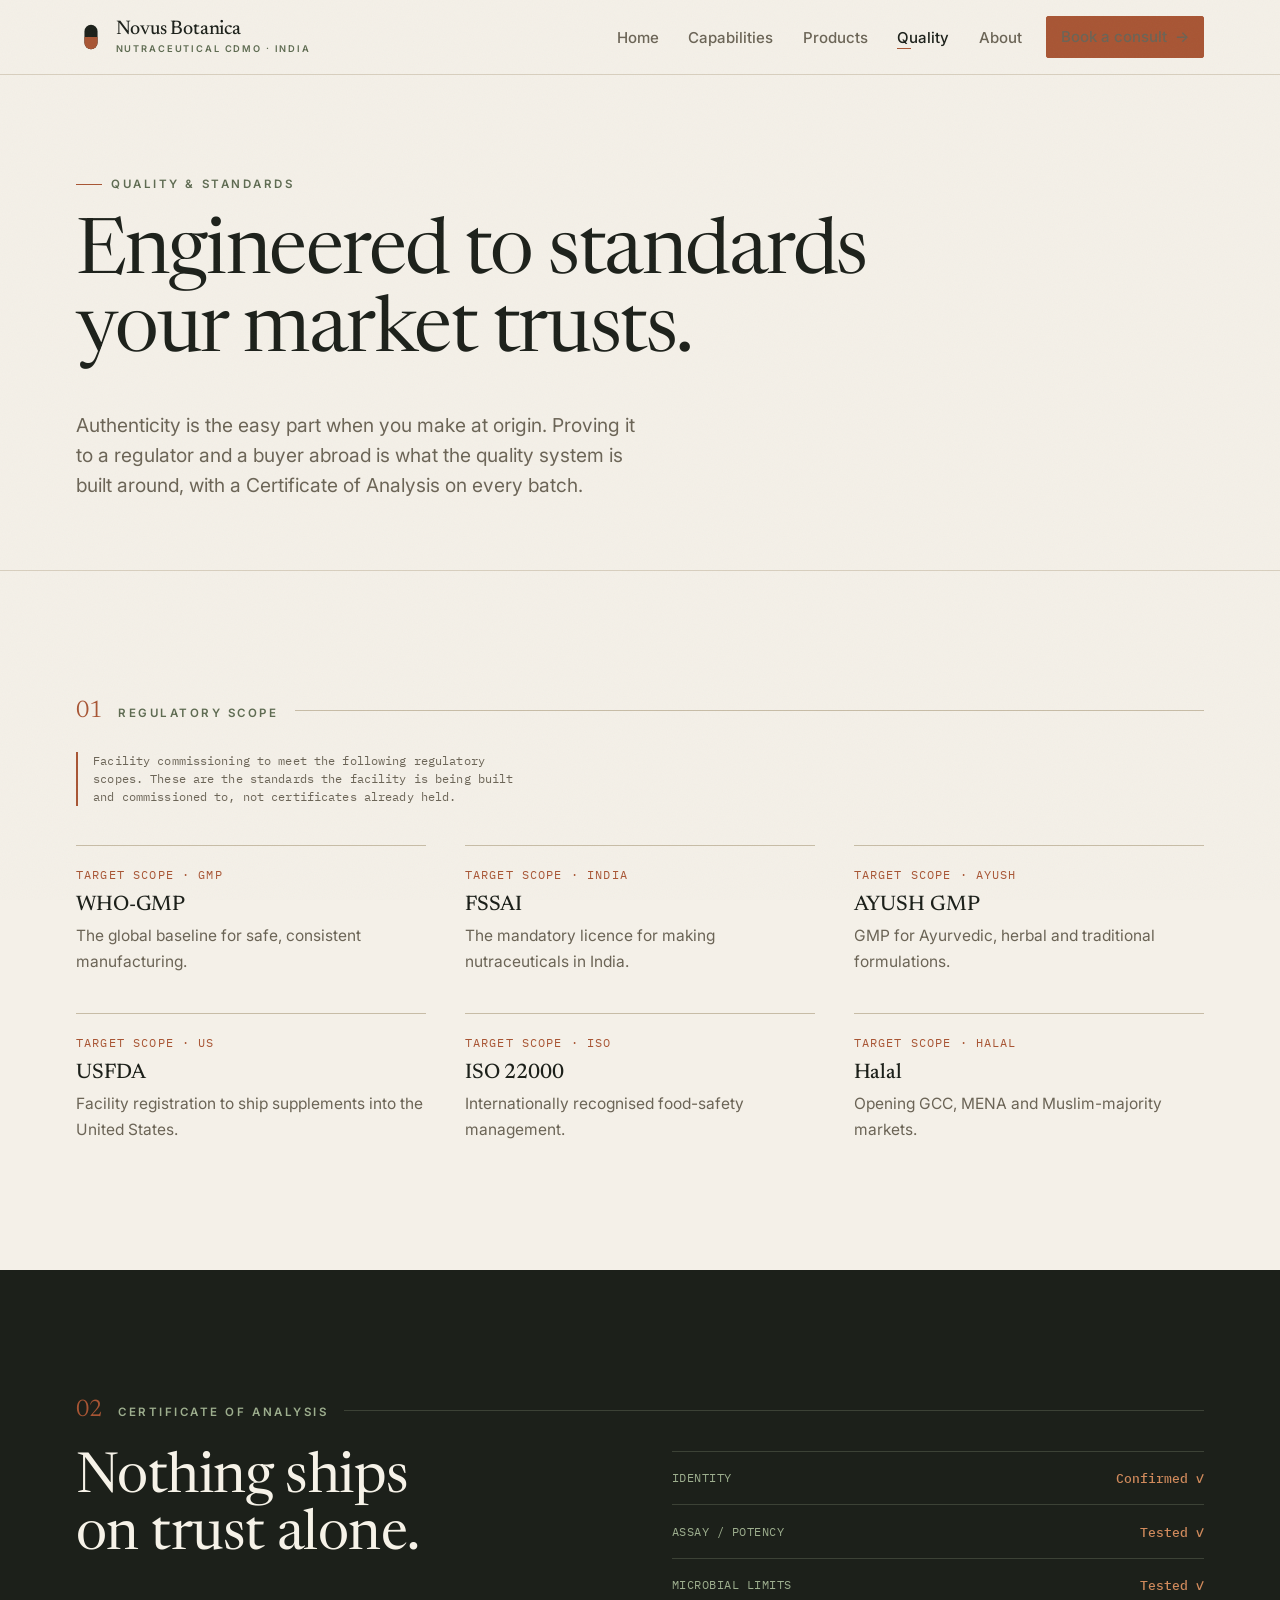
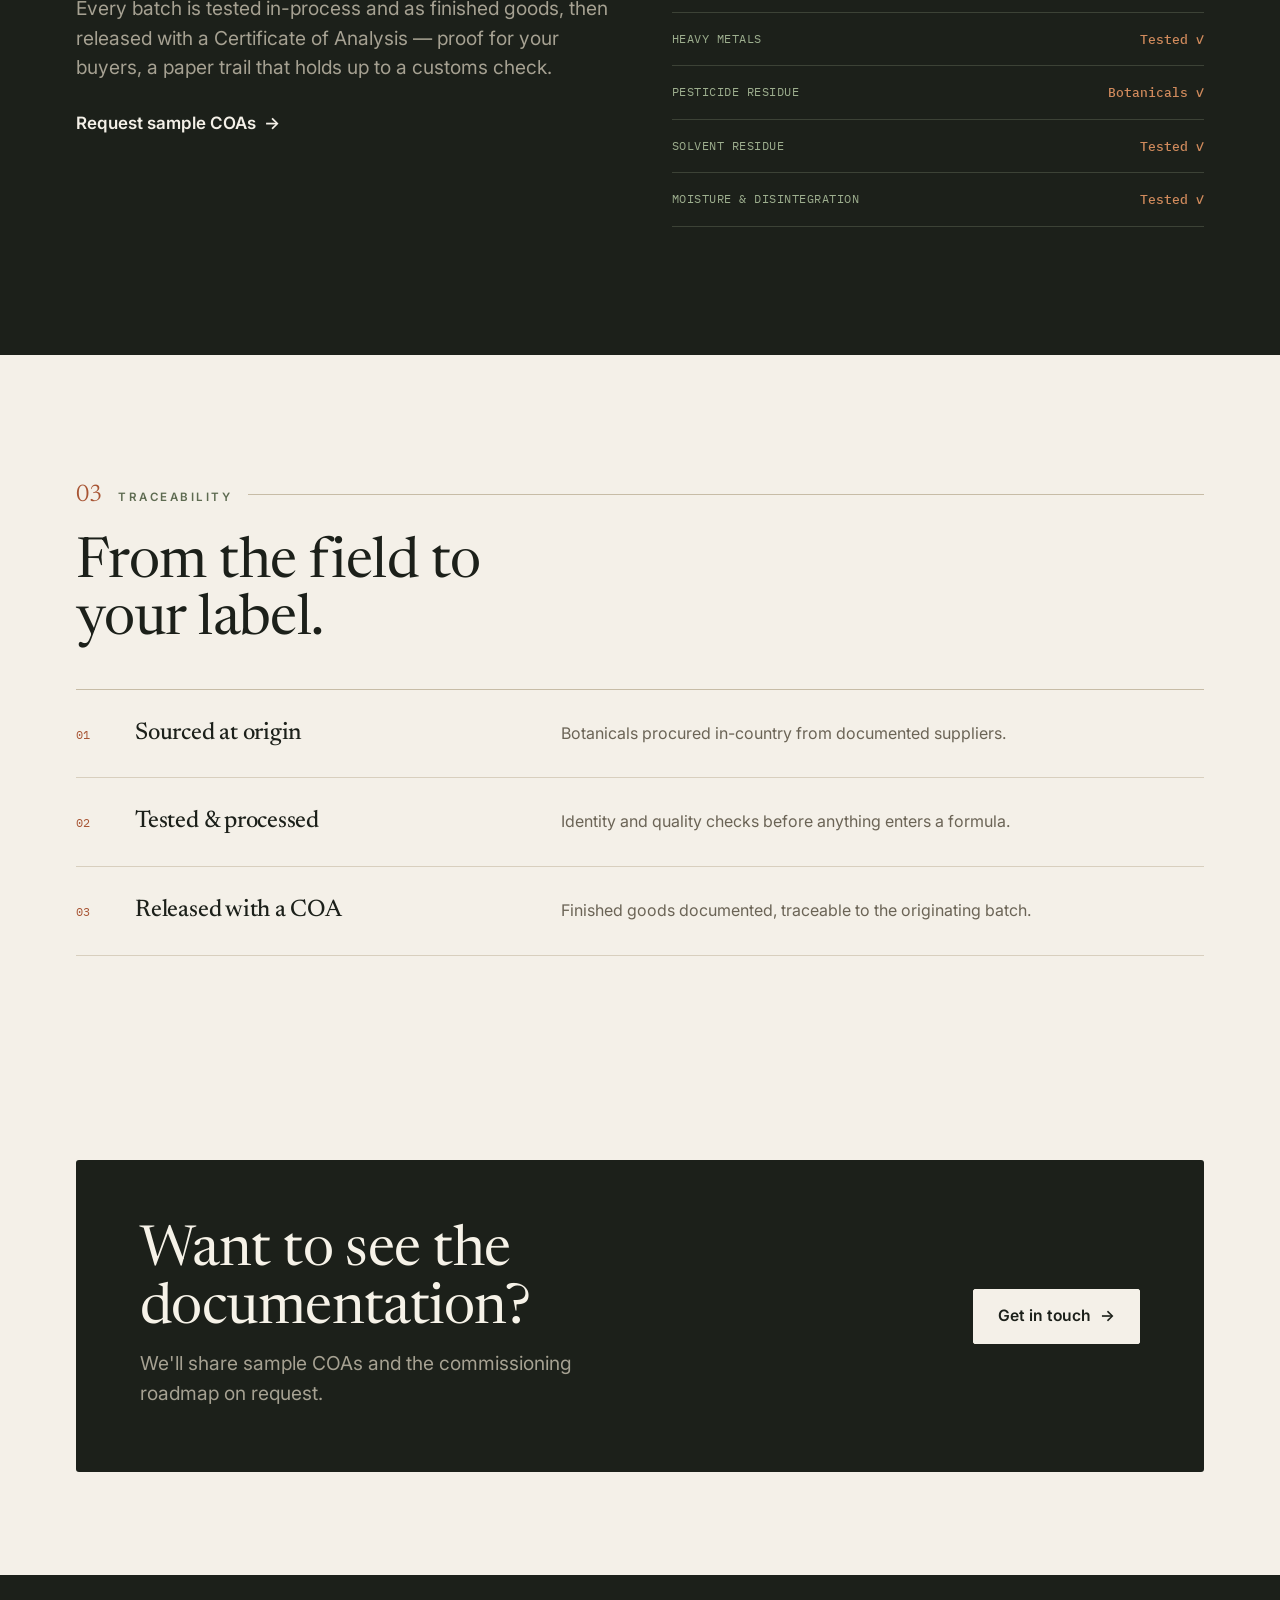
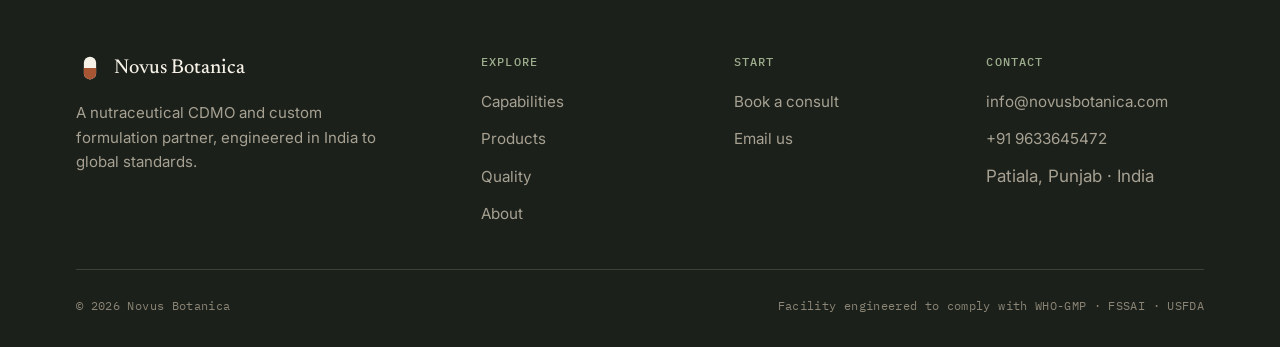
<file: certifications.html>
<!DOCTYPE html>
<html lang="en">
<head>
<meta charset="UTF-8">
<meta name="viewport" content="width=device-width, initial-scale=1.0">
<title>Quality &amp; Standards — Novus Botanica CDMO</title>
<meta name="description" content="The facility is being commissioned to meet WHO-GMP, FSSAI, AYUSH GMP, USFDA and ISO 22000 scopes, with a Certificate of Analysis on every batch and full traceability.">
<link rel="icon" href="data:image/svg+xml,%3Csvg xmlns='http://www.w3.org/2000/svg' viewBox='0 0 32 32'%3E%3Crect x='9' y='3' width='14' height='26' rx='7' fill='%231C201A'/%3E%3Cpath d='M9 16h14v6a7 7 0 0 1-7 7 7 7 0 0 1-7-7z' fill='%23A85534'/%3E%3C/svg%3E">
<link rel="preconnect" href="https://fonts.googleapis.com"><link rel="preconnect" href="https://fonts.gstatic.com" crossorigin>
<link href="https://fonts.googleapis.com/css2?family=Inter:wght@400;500;600;700&family=Newsreader:ital,opsz,wght@0,6..72,200..700;1,6..72,200..600&family=IBM+Plex+Mono:wght@400;500&display=swap" rel="stylesheet">
<link rel="stylesheet" href="styles.css"><script src="script.js" defer></script>
</head>
<body>

<header class="site-head">
  <div class="wrap nav">
    <a class="brand" href="index.html" aria-label="Novus Botanica home">
      <svg class="mark" viewBox="0 0 32 32" aria-hidden="true"><rect class="cap2" x="9" y="3" width="14" height="26" rx="7"/><path class="cap" d="M9 16h14v6a7 7 0 0 1-7 7 7 7 0 0 1-7-7z"/></svg>
      <span class="bt"><span class="nm">Novus Botanica</span><small>Nutraceutical CDMO · India</small></span>
    </a>
    <button class="nav-toggle" aria-label="Menu" aria-expanded="false" aria-controls="nav-links"><svg viewBox="0 0 24 24" fill="none" stroke-width="2" stroke-linecap="round"><path d="M4 7h16M4 12h16M4 17h16"/></svg></button>
    <ul class="nav-links" id="nav-links">
      <li><a href="index.html">Home</a></li>
      <li><a href="capabilities.html">Capabilities</a></li>
      <li><a href="products.html">Products</a></li>
      <li><a href="certifications.html" aria-current="page">Quality</a></li>
      <li><a href="about.html">About</a></li>
      <li class="nav-cta"><a class="btn btn-clay" href="contact.html">Book a consult <span class="arr">→</span></a></li>
    </ul>
  </div>
</header>

<main>

<section class="page-head">
  <div class="wrap">
    <p class="eyebrow">Quality &amp; standards</p>
    <h1>Engineered to standards your market trusts.</h1>
    <p class="lead">Authenticity is the easy part when you make at origin. Proving it to a regulator and a buyer abroad is what the quality system is built around, with a Certificate of Analysis on every batch.</p>
  </div>
</section>

<!-- 01 Standards -->
<section class="section">
  <div class="wrap">
    <div class="folio rv"><span class="no">01</span><span class="lab">Regulatory scope</span><span class="rule"></span></div>
    <p class="note rv" style="margin-top:0; margin-bottom:2.4rem">Facility commissioning to meet the following regulatory scopes. These are the standards the facility is being built and commissioned to, not certificates already held.</p>
    <div class="cols cols-3">
      <div class="feat rv"><span class="mk">Target scope · GMP</span><h3>WHO-GMP</h3><p>The global baseline for safe, consistent manufacturing.</p></div>
      <div class="feat rv"><span class="mk">Target scope · India</span><h3>FSSAI</h3><p>The mandatory licence for making nutraceuticals in India.</p></div>
      <div class="feat rv"><span class="mk">Target scope · AYUSH</span><h3>AYUSH GMP</h3><p>GMP for Ayurvedic, herbal and traditional formulations.</p></div>
      <div class="feat rv"><span class="mk">Target scope · US</span><h3>USFDA</h3><p>Facility registration to ship supplements into the United States.</p></div>
      <div class="feat rv"><span class="mk">Target scope · ISO</span><h3>ISO 22000</h3><p>Internationally recognised food-safety management.</p></div>
      <div class="feat rv"><span class="mk">Target scope · Halal</span><h3>Halal</h3><p>Opening GCC, MENA and Muslim-majority markets.</p></div>
    </div>
  </div>
</section>

<!-- 02 COA (ink) -->
<section class="section ink">
  <div class="wrap">
    <div class="folio rv"><span class="no">02</span><span class="lab">Certificate of Analysis</span><span class="rule"></span></div>
    <div class="cols cols-2" style="align-items:start; gap:clamp(2rem,5vw,5rem)">
      <div class="rv">
        <h2 style="max-width:12ch">Nothing ships on trust alone.</h2>
        <p class="lead">Every batch is tested in-process and as finished goods, then released with a Certificate of Analysis — proof for your buyers, a paper trail that holds up to a customs check.</p>
        <p style="margin-top:1.6rem"><a class="tlink" href="contact.html">Request sample COAs <span class="arr">→</span></a></p>
      </div>
      <ul class="spec rv d1">
        <li><span class="k">Identity</span><span class="v ok">Confirmed ✓</span></li>
        <li><span class="k">Assay / potency</span><span class="v ok">Tested ✓</span></li>
        <li><span class="k">Microbial limits</span><span class="v ok">Tested ✓</span></li>
        <li><span class="k">Heavy metals</span><span class="v ok">Tested ✓</span></li>
        <li><span class="k">Pesticide residue</span><span class="v ok">Botanicals ✓</span></li>
        <li><span class="k">Solvent residue</span><span class="v ok">Tested ✓</span></li>
        <li><span class="k">Moisture &amp; disintegration</span><span class="v ok">Tested ✓</span></li>
      </ul>
    </div>
  </div>
</section>

<!-- 03 Traceability -->
<section class="section">
  <div class="wrap">
    <div class="folio rv"><span class="no">03</span><span class="lab">Traceability</span><span class="rule"></span></div>
    <h2 class="rv" style="max-width:14ch; margin-bottom:2.4rem">From the field to your label.</h2>
    <div class="index rv">
      <div class="row"><span class="ix">01</span><span class="ttl">Sourced at origin</span><span class="desc">Botanicals procured in-country from documented suppliers.</span></div>
      <div class="row"><span class="ix">02</span><span class="ttl">Tested &amp; processed</span><span class="desc">Identity and quality checks before anything enters a formula.</span></div>
      <div class="row"><span class="ix">03</span><span class="ttl">Released with a COA</span><span class="desc">Finished goods documented, traceable to the originating batch.</span></div>
    </div>
  </div>
</section>

<section class="section--tight" style="padding-bottom:clamp(4rem,8vw,7rem)">
  <div class="wrap">
    <div class="ink cta rv" style="border-radius:3px; padding:clamp(2.6rem,5vw,4.5rem)">
      <div class="inner">
        <div><h2>Want to see the documentation?</h2><p class="lead">We'll share sample COAs and the commissioning roadmap on request.</p></div>
        <a class="btn btn-primary" href="contact.html">Get in touch <span class="arr">→</span></a>
      </div>
    </div>
  </div>
</section>

</main>

<footer class="site-foot">
  <div class="wrap">
    <div class="foot-top">
      <div><span class="foot-brand"><svg class="mark" viewBox="0 0 32 32" aria-hidden="true"><rect class="cap2" x="9" y="3" width="14" height="26" rx="7"/><path class="cap" d="M9 16h14v6a7 7 0 0 1-7 7 7 7 0 0 1-7-7z"/></svg><span class="nm">Novus Botanica</span></span>
      <p class="foot-blurb">A nutraceutical CDMO and custom formulation partner, engineered in India to global standards.</p></div>
      <div><h4>Explore</h4><ul><li><a href="capabilities.html">Capabilities</a></li><li><a href="products.html">Products</a></li><li><a href="certifications.html">Quality</a></li><li><a href="about.html">About</a></li></ul></div>
      <div><h4>Start</h4><ul><li><a href="contact.html">Book a consult</a></li><li><a href="mailto:[[info@novusbotanica.com]]">Email us</a></li></ul></div>
      <div><h4>Contact</h4><ul><li><a href="mailto:info@novusbotanica.com">info@novusbotanica.com</a></li><li><a href="tel:+919633645472">+91 9633645472</a></li><li>Patiala, Punjab · India</li><li></li></ul></div>
    </div>
    <div class="foot-bot"><span>© <span id="year">2026</span> Novus Botanica</span><span>Facility engineered to comply with WHO-GMP · FSSAI · USFDA</span></div>
  </div>
</footer>

</body>
</html>
</file>
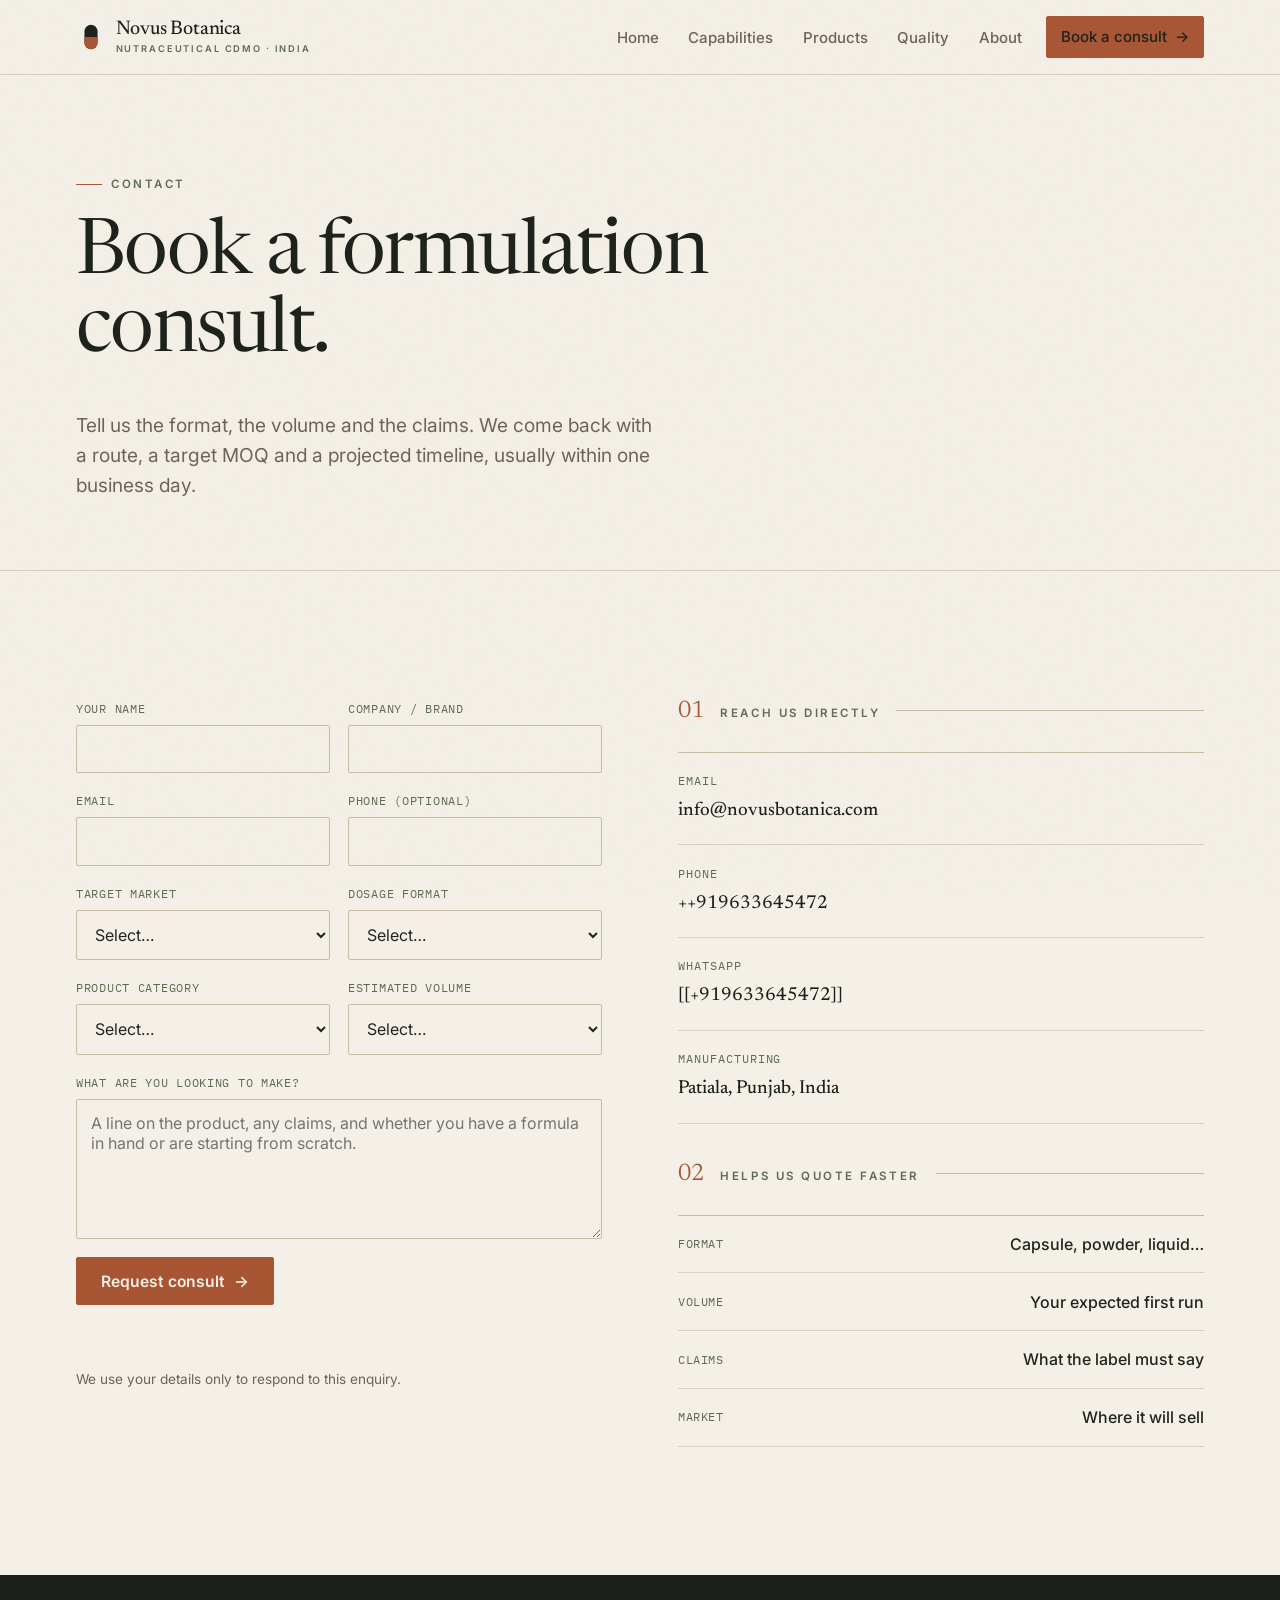
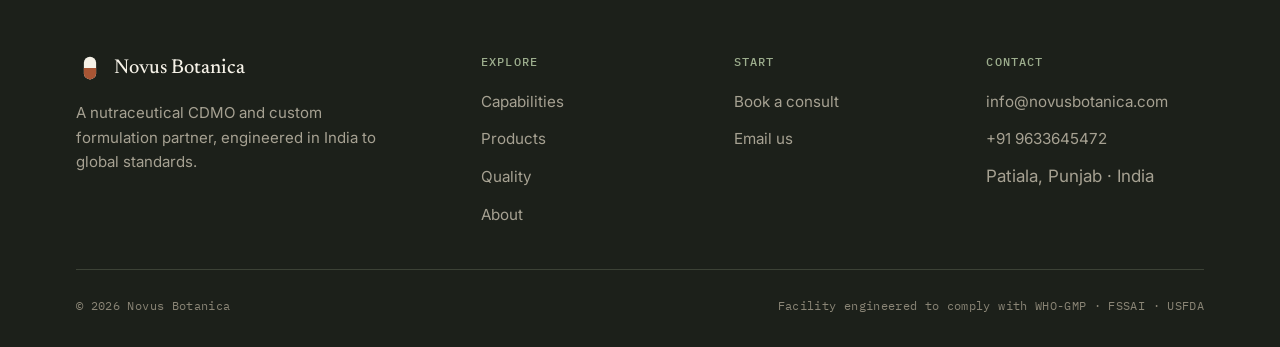
<file: contact.html>
<!DOCTYPE html>
<html lang="en">
<head>
<meta charset="UTF-8">
<meta name="viewport" content="width=device-width, initial-scale=1.0">
<title>Book a Formulation Consult — Novus Botanica CDMO</title>
<meta name="description" content="Tell us the format, volume and claims for your nutraceutical product and we'll come back with a route, a target MOQ and a projected timeline.">
<link rel="icon" href="data:image/svg+xml,%3Csvg xmlns='http://www.w3.org/2000/svg' viewBox='0 0 32 32'%3E%3Crect x='9' y='3' width='14' height='26' rx='7' fill='%231C201A'/%3E%3Cpath d='M9 16h14v6a7 7 0 0 1-7 7 7 7 0 0 1-7-7z' fill='%23A85534'/%3E%3C/svg%3E">
<link rel="preconnect" href="https://fonts.googleapis.com"><link rel="preconnect" href="https://fonts.gstatic.com" crossorigin>
<link href="https://fonts.googleapis.com/css2?family=Inter:wght@400;500;600;700&family=Newsreader:ital,opsz,wght@0,6..72,200..700;1,6..72,200..600&family=IBM+Plex+Mono:wght@400;500&display=swap" rel="stylesheet">
<link rel="stylesheet" href="styles.css"><script src="script.js" defer></script>
</head>
<body>

<header class="site-head">
  <div class="wrap nav">
    <a class="brand" href="index.html" aria-label="Novus Botanica home">
      <svg class="mark" viewBox="0 0 32 32" aria-hidden="true"><rect class="cap2" x="9" y="3" width="14" height="26" rx="7"/><path class="cap" d="M9 16h14v6a7 7 0 0 1-7 7 7 7 0 0 1-7-7z"/></svg>
      <span class="bt"><span class="nm">Novus Botanica</span><small>Nutraceutical CDMO · India</small></span>
    </a>
    <button class="nav-toggle" aria-label="Menu" aria-expanded="false" aria-controls="nav-links"><svg viewBox="0 0 24 24" fill="none" stroke-width="2" stroke-linecap="round"><path d="M4 7h16M4 12h16M4 17h16"/></svg></button>
    <ul class="nav-links" id="nav-links">
      <li><a href="index.html">Home</a></li>
      <li><a href="capabilities.html">Capabilities</a></li>
      <li><a href="products.html">Products</a></li>
      <li><a href="certifications.html">Quality</a></li>
      <li><a href="about.html">About</a></li>
      <li class="nav-cta"><a class="btn btn-clay" href="contact.html" aria-current="page">Book a consult <span class="arr">→</span></a></li>
    </ul>
  </div>
</header>

<main>

<section class="page-head">
  <div class="wrap">
    <p class="eyebrow">Contact</p>
    <h1>Book a formulation consult.</h1>
    <p class="lead">Tell us the format, the volume and the claims. We come back with a route, a target MOQ and a projected timeline, usually within one business day.</p>
  </div>
</section>

<section class="section">
  <div class="wrap">
    <div class="cols cols-2" style="align-items:start; gap:clamp(2.4rem,6vw,5rem)">

      <div class="rv">
        <form id="enquiry-form" class="form" novalidate>
          <input type="hidden" name="access_key" value="YOUR_WEB3FORMS_ACCESS_KEY">
          <input type="hidden" name="subject" value="New consult request — Novus Botanica website">
          <input type="hidden" name="from_name" value="Novus Botanica website">
          <input type="checkbox" name="botcheck" tabindex="-1" autocomplete="off" style="display:none" aria-hidden="true">

          <div class="row2">
            <div class="field"><label for="name">Your name</label><input id="name" name="name" type="text" required autocomplete="name"></div>
            <div class="field"><label for="company">Company / brand</label><input id="company" name="company" type="text" autocomplete="organization"></div>
          </div>
          <div class="row2">
            <div class="field"><label for="email">Email</label><input id="email" name="email" type="email" required autocomplete="email"></div>
            <div class="field"><label for="phone">Phone (optional)</label><input id="phone" name="phone" type="tel" autocomplete="tel"></div>
          </div>
          <div class="row2">
            <div class="field"><label for="market">Target market</label>
              <select id="market" name="market"><option value="">Select…</option><option>India</option><option>United States</option><option>Canada</option><option>United Kingdom</option><option>European Union</option><option>GCC / Middle East</option><option>Southeast Asia</option><option>Australia / New Zealand</option><option>Other</option></select>
            </div>
            <div class="field"><label for="format">Dosage format</label>
              <select id="format" name="format"><option value="">Select…</option><option>Capsules</option><option>Tablets</option><option>Powders &amp; blends</option><option>Sachets &amp; sticks</option><option>Liquid extracts</option><option>Blister packing</option><option>Not sure yet</option></select>
            </div>
          </div>
          <div class="row2">
            <div class="field"><label for="category">Product category</label>
              <select id="category" name="category"><option value="">Select…</option><option>Herbal &amp; Ayurvedic</option><option>Longevity &amp; healthy ageing</option><option>Women's health</option><option>Gut health &amp; probiotics</option><option>Sports nutrition</option><option>Immunity &amp; daily wellness</option><option>Vitamins &amp; minerals</option><option>Beauty from within</option><option>Cognition &amp; focus</option><option>Other</option></select>
            </div>
            <div class="field"><label for="volume">Estimated volume</label>
              <select id="volume" name="volume"><option value="">Select…</option><option>Under 5,000 units</option><option>5,000 – 25,000 units</option><option>25,000 – 100,000 units</option><option>100,000+ units</option><option>Not sure yet</option></select>
            </div>
          </div>
          <div class="field"><label for="message">What are you looking to make?</label>
            <textarea id="message" name="message" placeholder="A line on the product, any claims, and whether you have a formula in hand or are starting from scratch." required></textarea>
          </div>
          <div>
            <button type="submit" class="btn btn-clay">Request consult <span class="arr">→</span></button>
            <p id="form-status" class="form-status" role="status" aria-live="polite"></p>
          </div>
          <p class="form-note">We use your details only to respond to this enquiry.</p>
        </form>
      </div>

      <div class="rv d1">
        <div class="folio"><span class="no">01</span><span class="lab">Reach us directly</span><span class="rule"></span></div>
        <ul class="contact-list">
          <li><span class="k">Email</span><a href="mailto:info@novusbotanica.com">info@novusbotanica.com</a></li>
          <li><span class="k">Phone</span><a href="tel:+919633645472">++919633645472</a></li>
          <li><span class="k">WhatsApp</span><a href="https://wa.me/[[+919633645472]]">[[+919633645472]]</a></li>
          <li><span class="k">Manufacturing</span><span style="font-family:var(--serif); font-weight:480; font-size:1.18rem; color:var(--ink)">Patiala, Punjab, India</span></li>
          
        </ul>
        <div style="margin-top:2.4rem">
          <div class="folio"><span class="no">02</span><span class="lab">Helps us quote faster</span><span class="rule"></span></div>
          <ul class="spec">
            <li><span class="k">Format</span><span class="v">Capsule, powder, liquid…</span></li>
            <li><span class="k">Volume</span><span class="v">Your expected first run</span></li>
            <li><span class="k">Claims</span><span class="v">What the label must say</span></li>
            <li><span class="k">Market</span><span class="v">Where it will sell</span></li>
          </ul>
        </div>
      </div>

    </div>
  </div>
</section>

</main>

<footer class="site-foot">
  <div class="wrap">
    <div class="foot-top">
      <div><span class="foot-brand"><svg class="mark" viewBox="0 0 32 32" aria-hidden="true"><rect class="cap2" x="9" y="3" width="14" height="26" rx="7"/><path class="cap" d="M9 16h14v6a7 7 0 0 1-7 7 7 7 0 0 1-7-7z"/></svg><span class="nm">Novus Botanica</span></span>
      <p class="foot-blurb">A nutraceutical CDMO and custom formulation partner, engineered in India to global standards.</p></div>
      <div><h4>Explore</h4><ul><li><a href="capabilities.html">Capabilities</a></li><li><a href="products.html">Products</a></li><li><a href="certifications.html">Quality</a></li><li><a href="about.html">About</a></li></ul></div>
      <div><h4>Start</h4><ul><li><a href="contact.html">Book a consult</a></li><li><a href="mailto:[[hello@novusbotanica.com]]">Email us</a></li></ul></div>
      <div><h4>Contact</h4><ul><li><a href="mailto:info@novusbotanica.com">info@novusbotanica.com</a></li><li><a href="tel:+91 9633645472">+91 9633645472</a></li><li>Patiala, Punjab · India</li><li></li></ul></div>
    </div>
    <div class="foot-bot"><span>© <span id="year">2026</span> Novus Botanica</span><span>Facility engineered to comply with WHO-GMP · FSSAI · USFDA</span></div>
  </div>
</footer>

</body>
</html>
</file>
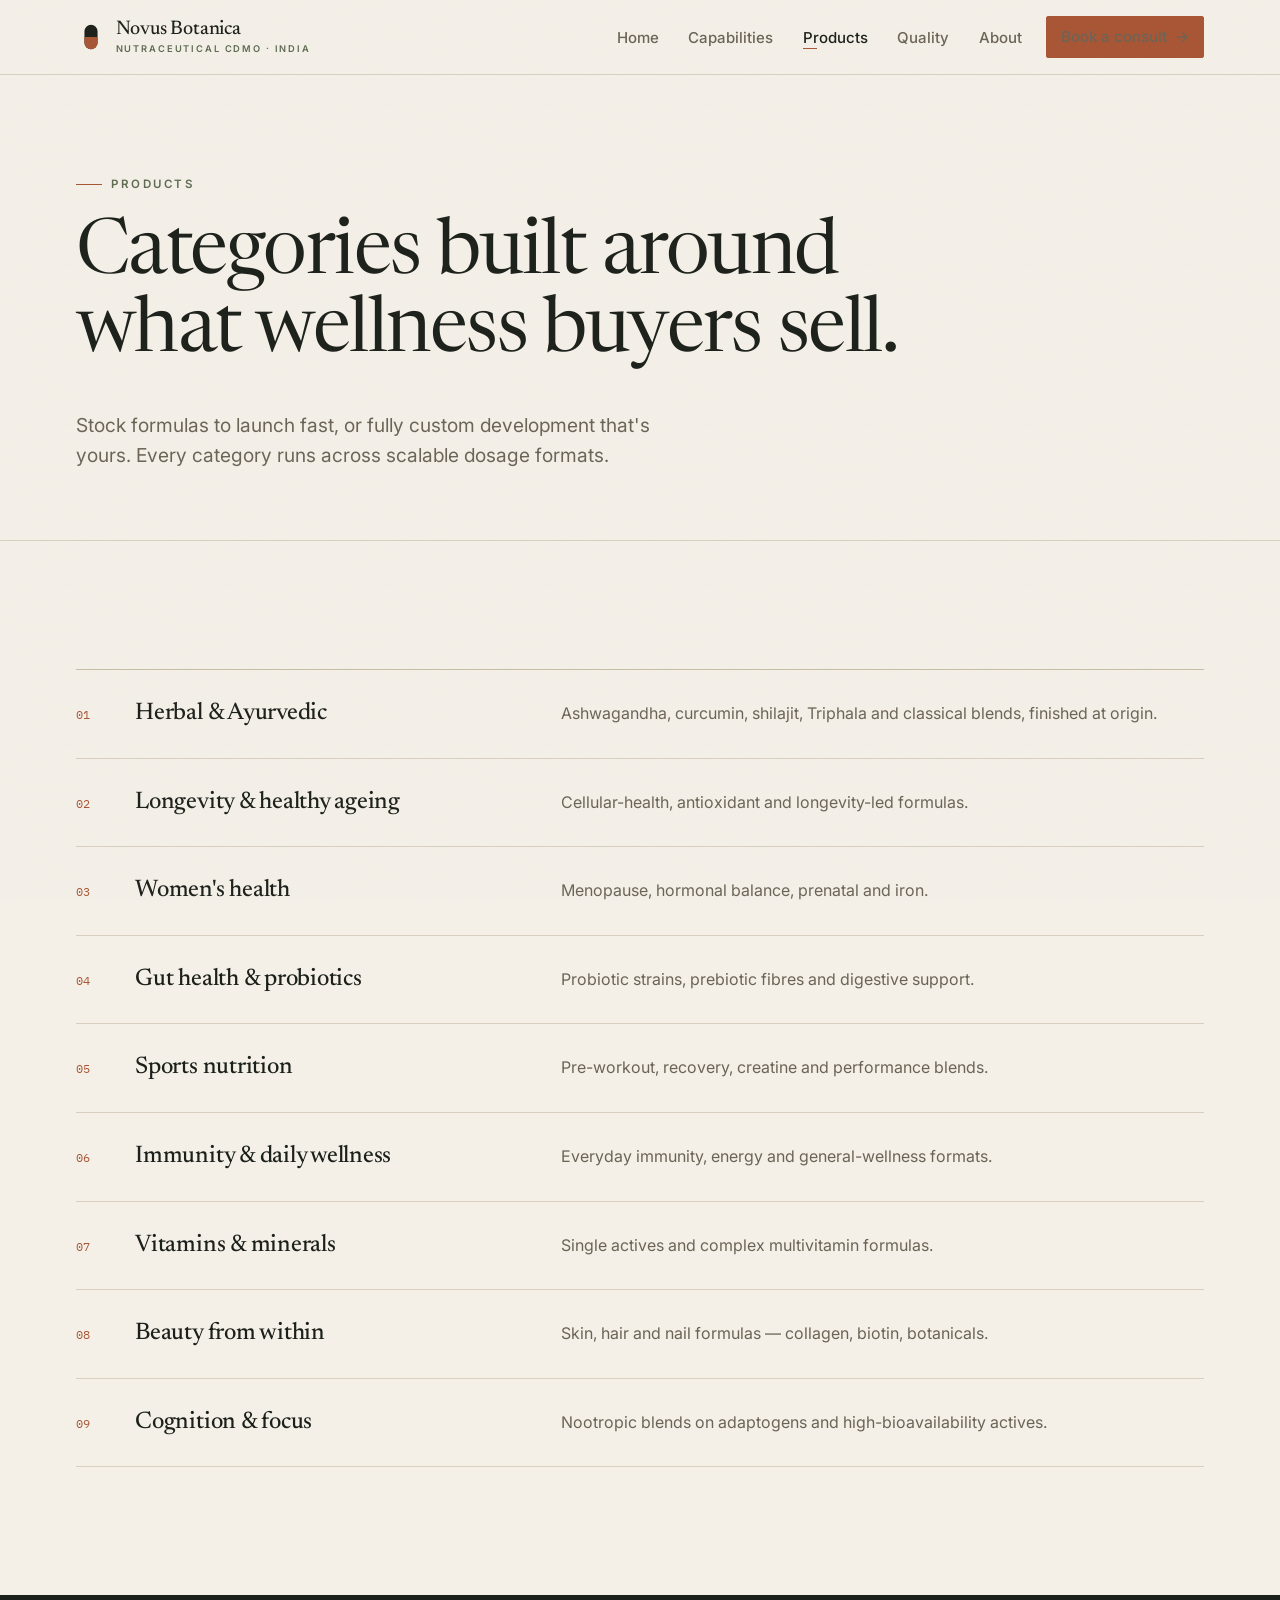
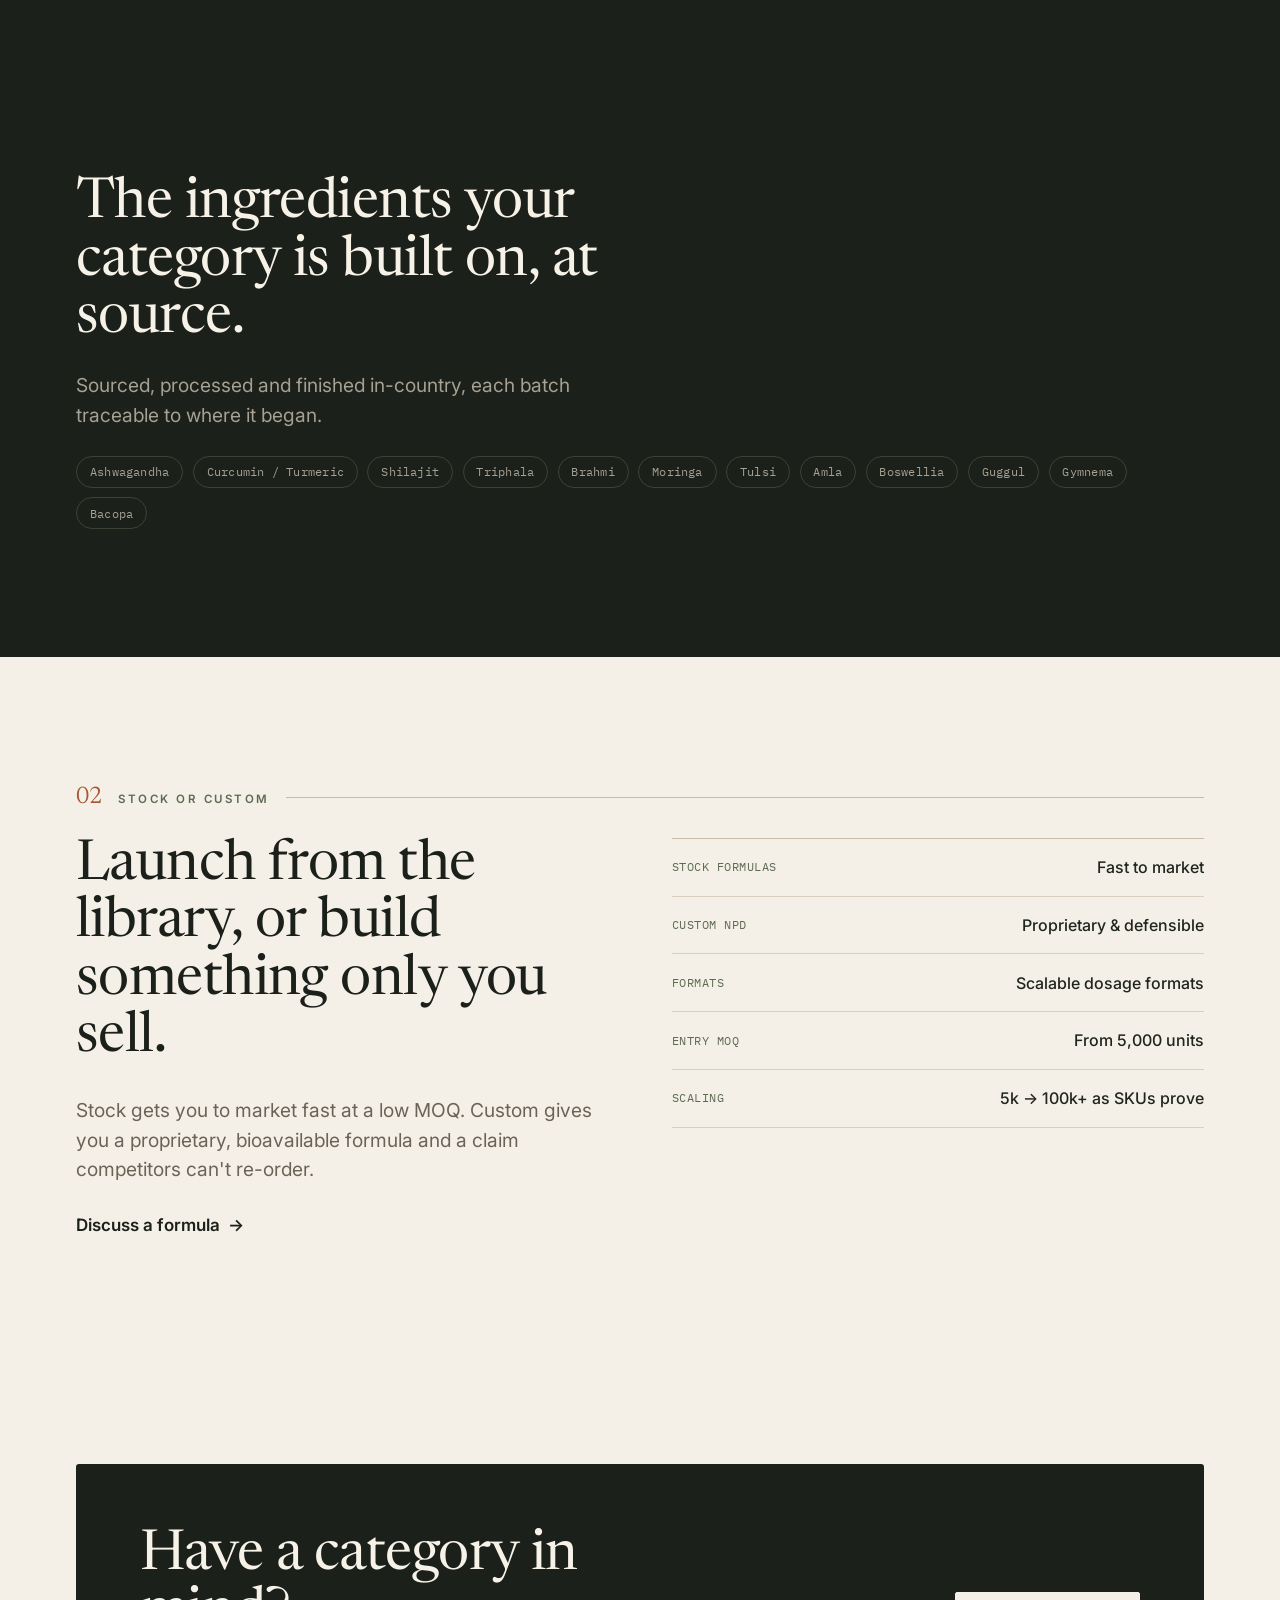
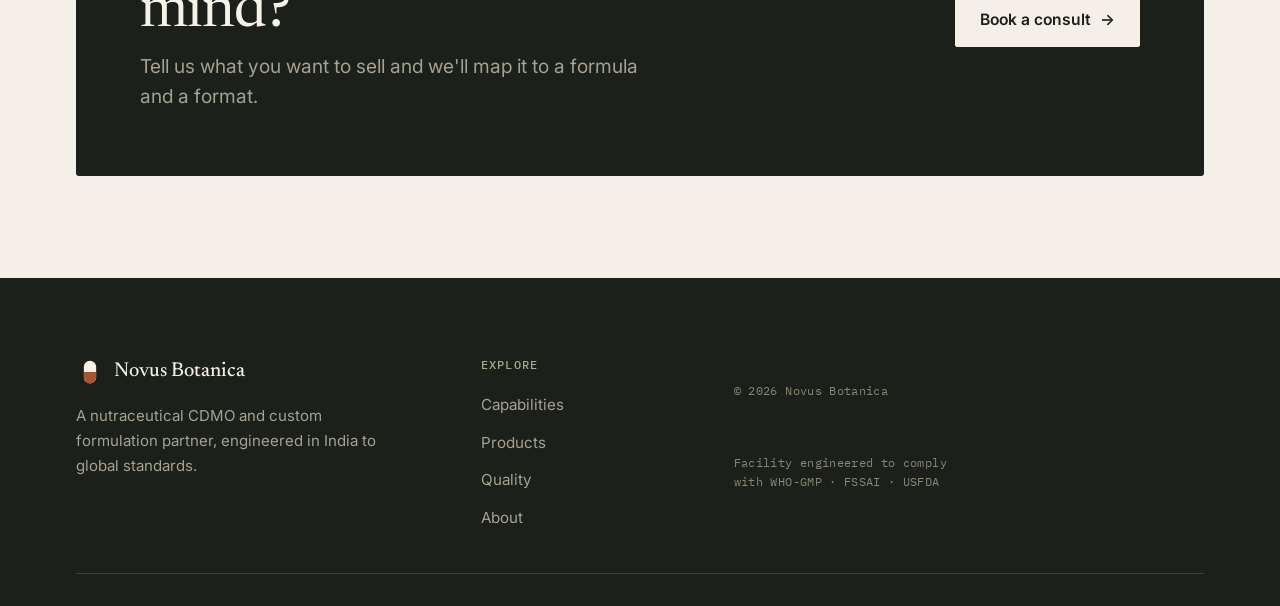
<file: products.html>
<!DOCTYPE html>
<html lang="en">
<head>
<meta charset="UTF-8">
<meta name="viewport" content="width=device-width, initial-scale=1.0">
<title>Products — Novus Botanica CDMO</title>
<meta name="description" content="Nutraceutical categories we engineer — herbal and Ayurvedic, longevity, women's health, gut, sports, cognition and beauty — across scalable dosage formats.">
<link rel="icon" href="data:image/svg+xml,%3Csvg xmlns='http://www.w3.org/2000/svg' viewBox='0 0 32 32'%3E%3Crect x='9' y='3' width='14' height='26' rx='7' fill='%231C201A'/%3E%3Cpath d='M9 16h14v6a7 7 0 0 1-7 7 7 7 0 0 1-7-7z' fill='%23A85534'/%3E%3C/svg%3E">
<link rel="preconnect" href="https://fonts.googleapis.com"><link rel="preconnect" href="https://fonts.gstatic.com" crossorigin>
<link href="https://fonts.googleapis.com/css2?family=Inter:wght@400;500;600;700&family=Newsreader:ital,opsz,wght@0,6..72,200..700;1,6..72,200..600&family=IBM+Plex+Mono:wght@400;500&display=swap" rel="stylesheet">
<link rel="stylesheet" href="styles.css"><script src="script.js" defer></script>
</head>
<body>

<header class="site-head">
  <div class="wrap nav">
    <a class="brand" href="index.html" aria-label="Novus Botanica home">
      <svg class="mark" viewBox="0 0 32 32" aria-hidden="true"><rect class="cap2" x="9" y="3" width="14" height="26" rx="7"/><path class="cap" d="M9 16h14v6a7 7 0 0 1-7 7 7 7 0 0 1-7-7z"/></svg>
      <span class="bt"><span class="nm">Novus Botanica</span><small>Nutraceutical CDMO · India</small></span>
    </a>
    <button class="nav-toggle" aria-label="Menu" aria-expanded="false" aria-controls="nav-links"><svg viewBox="0 0 24 24" fill="none" stroke-width="2" stroke-linecap="round"><path d="M4 7h16M4 12h16M4 17h16"/></svg></button>
    <ul class="nav-links" id="nav-links">
      <li><a href="index.html">Home</a></li>
      <li><a href="capabilities.html">Capabilities</a></li>
      <li><a href="products.html" aria-current="page">Products</a></li>
      <li><a href="certifications.html">Quality</a></li>
      <li><a href="about.html">About</a></li>
      <li class="nav-cta"><a class="btn btn-clay" href="contact.html">Book a consult <span class="arr">→</span></a></li>
    </ul>
  </div>
</header>

<main>

<section class="page-head">
  <div class="wrap">
    <p class="eyebrow">Products</p>
    <h1>Categories built around what wellness buyers sell.</h1>
    <p class="lead">Stock formulas to launch fast, or fully custom development that's yours. Every category runs across scalable dosage formats.</p>
  </div>
</section>

<section class="section">
  <div class="wrap">
    <div class="index rv">
      <div class="row"><span class="ix">01</span><span class="ttl">Herbal &amp; Ayurvedic</span><span class="desc">Ashwagandha, curcumin, shilajit, Triphala and classical blends, finished at origin.</span></div>
      <div class="row"><span class="ix">02</span><span class="ttl">Longevity &amp; healthy ageing</span><span class="desc">Cellular-health, antioxidant and longevity-led formulas.</span></div>
      <div class="row"><span class="ix">03</span><span class="ttl">Women's health</span><span class="desc">Menopause, hormonal balance, prenatal and iron.</span></div>
      <div class="row"><span class="ix">04</span><span class="ttl">Gut health &amp; probiotics</span><span class="desc">Probiotic strains, prebiotic fibres and digestive support.</span></div>
      <div class="row"><span class="ix">05</span><span class="ttl">Sports nutrition</span><span class="desc">Pre-workout, recovery, creatine and performance blends.</span></div>
      <div class="row"><span class="ix">06</span><span class="ttl">Immunity &amp; daily wellness</span><span class="desc">Everyday immunity, energy and general-wellness formats.</span></div>
      <div class="row"><span class="ix">07</span><span class="ttl">Vitamins &amp; minerals</span><span class="desc">Single actives and complex multivitamin formulas.</span></div>
      <div class="row"><span class="ix">08</span><span class="ttl">Beauty from within</span><span class="desc">Skin, hair and nail formulas — collagen, biotin, botanicals.</span></div>
      <div class="row"><span class="ix">09</span><span class="ttl">Cognition &amp; focus</span><span class="desc">Nootropic blends on adaptogens and high-bioavailability actives.</span></div>
    </div>
  </div>
</section>

<!-- Botanicals (ink) -->
<section class="section ink">
  <div class="wrap">
    <div class="folio rv"><span class="no">01</span><span class="lab">India-origin botanicals</span><span class="rule"></span></div>
    <h2 class="rv" style="max-width:16ch; margin-bottom:1.4rem">The ingredients your category is built on, at source.</h2>
    <p class="lead rv" style="margin-bottom:1.6rem">Sourced, processed and finished in-country, each batch traceable to where it began.</p>
    <div class="tags rv" style="gap:.6rem">
      <span class="tag">Ashwagandha</span><span class="tag">Curcumin / Turmeric</span><span class="tag">Shilajit</span><span class="tag">Triphala</span>
      <span class="tag">Brahmi</span><span class="tag">Moringa</span><span class="tag">Tulsi</span><span class="tag">Amla</span>
      <span class="tag">Boswellia</span><span class="tag">Guggul</span><span class="tag">Gymnema</span><span class="tag">Bacopa</span>
    </div>
  </div>
</section>

<!-- Stock or custom -->
<section class="section">
  <div class="wrap">
    <div class="folio rv"><span class="no">02</span><span class="lab">Stock or custom</span><span class="rule"></span></div>
    <div class="cols cols-2" style="align-items:start; gap:clamp(2rem,5vw,5rem)">
      <div class="rv">
        <h2 style="max-width:16ch">Launch from the library, or build something only you sell.</h2>
        <p class="lead">Stock gets you to market fast at a low MOQ. Custom gives you a proprietary, bioavailable formula and a claim competitors can't re-order.</p>
        <p style="margin-top:1.6rem"><a class="tlink" href="contact.html">Discuss a formula <span class="arr">→</span></a></p>
      </div>
      <ul class="spec rv d1">
        <li><span class="k">Stock formulas</span><span class="v">Fast to market</span></li>
        <li><span class="k">Custom NPD</span><span class="v">Proprietary &amp; defensible</span></li>
        <li><span class="k">Formats</span><span class="v">Scalable dosage formats</span></li>
        <li><span class="k">Entry MOQ</span><span class="v">From 5,000 units</span></li>
        <li><span class="k">Scaling</span><span class="v">5k → 100k+ as SKUs prove</span></li>
      </ul>
    </div>
  </div>
</section>

<section class="section--tight" style="padding-bottom:clamp(4rem,8vw,7rem)">
  <div class="wrap">
    <div class="ink cta rv" style="border-radius:3px; padding:clamp(2.6rem,5vw,4.5rem)">
      <div class="inner">
        <div><h2>Have a category in mind?</h2><p class="lead">Tell us what you want to sell and we'll map it to a formula and a format.</p></div>
        <a class="btn btn-primary" href="contact.html">Book a consult <span class="arr">→</span></a>
      </div>
    </div>
  </div>
</section>

</main>

<footer class="site-foot">
  <div class="wrap">
    <div class="foot-top">
      <div><span class="foot-brand"><svg class="mark" viewBox="0 0 32 32" aria-hidden="true"><rect class="cap2" x="9" y="3" width="14" height="26" rx="7"/><path class="cap" d="M9 16h14v6a7 7 0 0 1-7 7 7 7 0 0 1-7-7z"/></svg><span class="nm">Novus Botanica</span></span>
      <p class="foot-blurb">A nutraceutical CDMO and custom formulation partner, engineered in India to global standards.</p></div>
      <div><h4>Explore</h4><ul><li><a href="capabilities.html">Capabilities</a></li><li><a href="products.html">Products</a></li><li><a href="certifications.html">Quality</a></li><li><a href="about.html">About</a></li></ul></div>
     
      
    <div class="foot-bot"><span>© <span id="year">2026</span> Novus Botanica</span><span>Facility engineered to comply with WHO-GMP · FSSAI · USFDA</span></div>
  </div>
</footer>

</body>
</html>
</file>
<file: styles.css>
/* ============================================================
   Novus Botanica — "Apothecary Clinical"
   Light, warm, editorial. Bone paper · warm ink · clay-spice
   accent · moss. Fraunces display + Hanken Grotesk. Monograph
   structure, fine-line specimen motif, generous air.
   ============================================================ */

:root{
  --paper:    #F4F0E8;   /* warm bone — primary surface */
  --paper-2:  #EDE6D8;   /* recessed panel */
  --paper-3:  #E6DECC;   /* deeper warm */
  --ink:      #1C201A;   /* warm near-black */
  --ink-2:    #282D24;   /* ink panel surface */
  --ink-soft: #343A30;   /* cards on ink */
  --clay:     #A85534;   /* spice accent */
  --clay-deep:#8C4527;   /* accent hover */
  --moss:     #5E6B51;   /* cool secondary */
  --line:     #D8CFBE;   /* hairline on paper */
  --line-2:   #C7BCA6;   /* stronger hairline */
  --line-ink: #3C4236;   /* hairline on ink */
  --text:     #20251E;   /* body on paper */
  --muted:    #6B6456;   /* secondary on paper */
  --on-ink:   #ECE6D8;   /* text on ink */
  --on-ink-mut:#A6A192;  /* secondary on ink */

  --maxw: 1240px;
  --serif: "Newsreader", Georgia, "Times New Roman", serif;
  --sans:  "Inter", system-ui, -apple-system, sans-serif;
  --mono:  "IBM Plex Mono", ui-monospace, monospace;

  --ease: cubic-bezier(.2,.6,.2,1);
}

/* ---------- Base ---------- */
*,*::before,*::after{ box-sizing:border-box; }
html{ -webkit-text-size-adjust:100%; scroll-behavior:smooth; }
@media (prefers-reduced-motion: reduce){ html{ scroll-behavior:auto; } }
body{ margin:0; background:var(--paper); color:var(--text);
  font-family:var(--sans); font-size:1.0625rem; line-height:1.65; font-weight:400;
  -webkit-font-smoothing:antialiased; text-rendering:optimizeLegibility; position:relative; }
/* subtle paper grain */
body::before{ content:""; position:fixed; inset:0; z-index:9999; pointer-events:none; opacity:.035;
  background-image:url("data:image/svg+xml,%3Csvg xmlns='http://www.w3.org/2000/svg' width='160' height='160'%3E%3Cfilter id='n'%3E%3CfeTurbulence type='fractalNoise' baseFrequency='0.8' numOctaves='2' stitchTiles='stitch'/%3E%3C/filter%3E%3Crect width='100%25' height='100%25' filter='url(%23n)'/%3E%3C/svg%3E"); }
img{ max-width:100%; display:block; }
a{ color:inherit; }
::selection{ background:var(--clay); color:var(--paper); }

h1,h2,h3{ font-family:var(--serif); font-weight:430; line-height:1.02;
  letter-spacing:-0.01em; margin:0 0 .5em; color:var(--ink);
  font-optical-sizing:auto; }
h1{ font-size:clamp(3rem, 7.2vw, 6.4rem); font-weight:380; letter-spacing:-0.02em; }
h2{ font-size:clamp(2.1rem, 4.4vw, 3.6rem); font-weight:400; }
h3{ font-size:1.32rem; font-weight:500; letter-spacing:-0.005em; }
em{ font-style:italic; }
.accent{ color:var(--clay); }
p{ margin:0 0 1.15rem; }

/* ---------- Layout ---------- */
.wrap{ width:100%; max-width:var(--maxw); margin-inline:auto; padding-inline:clamp(1.25rem,5vw,3.5rem); }
.section{ padding-block:clamp(4.5rem,10vw,9rem); }
.section--tight{ padding-block:clamp(3rem,6vw,5rem); }
.lead{ font-family:var(--sans); font-size:clamp(1.12rem,1.5vw,1.32rem); line-height:1.55; color:var(--muted); max-width:48ch; font-weight:400; }
.measure{ max-width:60ch; }

/* dark panel */
.ink{ background:var(--ink); color:var(--on-ink); position:relative; overflow:hidden; }
.ink h1,.ink h2,.ink h3{ color:#F6F2E8; }
.ink .lead{ color:var(--on-ink-mut); }

/* ---------- Folio / eyebrow ---------- */
.folio{ display:flex; align-items:baseline; gap:1rem; margin-bottom:1.8rem; }
.folio .no{ font-family:var(--serif); font-weight:380; font-size:1.5rem; color:var(--clay); line-height:1; font-feature-settings:"lnum"; }
.folio .lab{ font-family:var(--sans); font-size:.72rem; font-weight:600; letter-spacing:.22em; text-transform:uppercase; color:var(--moss); }
.folio .rule{ flex:1; height:1px; background:var(--line-2); align-self:center; }
.ink .folio .lab{ color:#9DAE8E; }
.ink .folio .rule{ background:var(--line-ink); }

.eyebrow{ font-family:var(--sans); font-size:.72rem; font-weight:600; letter-spacing:.22em; text-transform:uppercase; color:var(--moss);
  display:inline-flex; align-items:center; gap:.6rem; margin:0 0 1.4rem; }
.eyebrow::before{ content:""; width:1.6rem; height:1px; background:var(--clay); }
.ink .eyebrow{ color:#9DAE8E; }

/* ---------- Buttons ---------- */
.btn{ display:inline-flex; align-items:center; gap:.55rem; font-family:var(--sans); font-weight:600; font-size:.98rem;
  padding:.85rem 1.5rem; border-radius:2px; border:1px solid transparent; cursor:pointer; text-decoration:none;
  transition:transform .2s var(--ease), background .2s var(--ease), color .2s var(--ease), border-color .2s var(--ease); }
.btn .arr{ transition:transform .25s var(--ease); }
.btn:hover .arr{ transform:translateX(4px); }
.btn-primary{ background:var(--ink); color:var(--paper); border-color:var(--ink); }
.btn-primary:hover{ background:var(--clay); border-color:var(--clay); transform:translateY(-2px); }
.btn-clay{ background:var(--clay); color:var(--paper); border-color:var(--clay); }
.btn-clay:hover{ background:var(--clay-deep); border-color:var(--clay-deep); transform:translateY(-2px); }
.btn-ghost{ background:transparent; color:var(--ink); border-color:var(--line-2); }
.btn-ghost:hover{ border-color:var(--ink); transform:translateY(-2px); }
.ink .btn-ghost{ color:var(--paper); border-color:#4A5142; }
.ink .btn-ghost:hover{ border-color:var(--on-ink-mut); }
.ink .btn-primary{ background:var(--paper); color:var(--ink); border-color:var(--paper); }
.ink .btn-primary:hover{ background:var(--clay); color:var(--paper); border-color:var(--clay); }

/* text link with drawn underline */
.tlink{ text-decoration:none; color:var(--ink); font-weight:600; display:inline-flex; align-items:center; gap:.5rem;
  background-image:linear-gradient(var(--clay),var(--clay)); background-size:0% 1.5px; background-repeat:no-repeat;
  background-position:left 100%; transition:background-size .3s var(--ease); padding-bottom:2px; }
.tlink:hover{ background-size:100% 1.5px; }
.tlink .arr{ transition:transform .25s var(--ease); }
.tlink:hover .arr{ transform:translateX(4px); }
.ink .tlink{ color:var(--paper); }

/* ---------- Header ---------- */
.site-head{ position:sticky; top:0; z-index:50; background:color-mix(in srgb,var(--paper) 86%, transparent);
  backdrop-filter:saturate(1.1) blur(10px); border-bottom:1px solid var(--line); }
.nav{ display:flex; align-items:center; justify-content:space-between; gap:1rem; height:74px; }
.brand{ display:inline-flex; align-items:center; gap:.6rem; text-decoration:none; color:var(--ink); }
.brand .mark{ width:30px; height:30px; flex:none; }
.brand .cap{ fill:var(--clay); } .brand .cap2{ fill:var(--ink); }
.brand .bt{ display:flex; flex-direction:column; line-height:1; }
.brand .nm{ font-family:var(--serif); font-weight:480; font-size:1.24rem; letter-spacing:-0.01em; }
.brand small{ font-family:var(--sans); font-weight:600; font-size:.58rem; letter-spacing:.2em; text-transform:uppercase; color:var(--moss); margin-top:4px; }
.nav-links{ display:flex; align-items:center; gap:.15rem; list-style:none; margin:0; padding:0; }
.nav-links a{ text-decoration:none; color:var(--muted); font-size:.94rem; font-weight:500; padding:.5rem .85rem; border-radius:2px; position:relative; transition:color .15s var(--ease); }
.nav-links a:hover{ color:var(--ink); }
.nav-links a[aria-current="page"]{ color:var(--ink); }
.nav-links a[aria-current="page"]::after{ content:""; position:absolute; left:.85rem; bottom:.35rem; width:14px; height:1.5px; background:var(--clay); }
.nav-cta{ margin-left:.5rem; }
.nav-toggle{ display:none; background:none; border:1px solid var(--line-2); border-radius:2px; width:44px; height:44px; cursor:pointer; align-items:center; justify-content:center; }
.nav-toggle svg{ width:20px; height:20px; stroke:var(--ink); }

/* ---------- Hero ---------- */
.hero{ position:relative; overflow:hidden; padding-block:clamp(4rem,9vw,8rem) clamp(3.5rem,7vw,6.5rem); }
.hero .wrap{ position:relative; z-index:2; }
.hero-meta{ font-family:var(--sans); font-size:.74rem; font-weight:600; letter-spacing:.22em; text-transform:uppercase; color:var(--moss); margin-bottom:2rem; display:flex; gap:.7rem; align-items:center; }
.hero-meta::before{ content:""; width:1.8rem; height:1px; background:var(--clay); }
.hero h1{ max-width:14ch; margin-bottom:.45em; }
.hero h1 em{ color:var(--clay); }
.hero .lead{ max-width:46ch; margin-bottom:2.3rem; color:var(--text); }
.hero-cta{ display:flex; flex-wrap:wrap; gap:.8rem; margin-bottom:2.8rem; }
.hero-note{ font-family:var(--sans); font-size:.76rem; letter-spacing:.06em; color:var(--muted); display:flex; flex-wrap:wrap; gap:.4rem .8rem; align-items:center;
  border-top:1px solid var(--line); padding-top:1.3rem; max-width:760px; }
.hero-note .k{ font-weight:600; letter-spacing:.14em; text-transform:uppercase; color:var(--moss); }
.hero-note .dot{ color:var(--clay); }
/* specimen plate motif */
.plate{ position:absolute; z-index:1; top:50%; right:-8%; transform:translateY(-50%);
  width:min(46vw,640px); aspect-ratio:1; pointer-events:none; opacity:.9; }
.plate svg{ width:100%; height:100%; overflow:visible; }
.plate .ring{ fill:none; stroke:var(--line-2); stroke-width:1; }
.plate .ring-ink{ fill:none; stroke:var(--ink); stroke-width:1; opacity:.18; }
.plate .tick{ stroke:var(--line-2); stroke-width:1; }
.plate .lat{ fill:none; stroke:var(--ink); stroke-width:1; opacity:.4; }
.plate .node{ fill:var(--paper); stroke:var(--ink); stroke-width:1.2; }
.plate .node-clay{ fill:var(--clay); stroke:none; }
.plate .spin{ transform-origin:center; animation:spin 140s linear infinite; }
.plate .spin-r{ transform-origin:center; animation:spin 200s linear infinite reverse; }
.plate .breathe{ transform-origin:center; animation:breathe 9s var(--ease) infinite; }
@keyframes spin{ to{ transform:rotate(360deg); } }
@keyframes breathe{ 0%,100%{ transform:scale(1); } 50%{ transform:scale(1.035); } }
.plate .draw{ stroke-dasharray:var(--len); stroke-dashoffset:var(--len); animation:draw 2.4s var(--ease) forwards; }
@keyframes draw{ to{ stroke-dashoffset:0; } }
@media (prefers-reduced-motion: reduce){
  .plate .spin,.plate .spin-r,.plate .breathe{ animation:none; }
  .plate .draw{ animation:none; stroke-dashoffset:0; }
}

/* ---------- Editorial index list ---------- */
.index{ border-top:1px solid var(--line-2); }
.index .row{ display:grid; grid-template-columns:2.2rem 1fr 1.6fr; gap:1.5rem; align-items:baseline;
  padding:1.5rem 0; border-bottom:1px solid var(--line); transition:background .25s var(--ease); }
.index .row:hover{ background:linear-gradient(90deg, color-mix(in srgb,var(--clay) 6%, transparent), transparent 60%); }
.index .ix{ font-family:var(--mono); font-size:.78rem; color:var(--clay); padding-top:.35rem; }
.index .ttl{ font-family:var(--serif); font-size:1.5rem; font-weight:480; color:var(--ink); letter-spacing:-0.01em; }
.index .desc{ color:var(--muted); font-size:1rem; }
.ink .index{ border-color:var(--line-ink); }
.ink .index .row{ border-color:var(--line-ink); }
.ink .index .ttl{ color:#F6F2E8; }
.ink .index .desc{ color:var(--on-ink-mut); }

/* ---------- Airy cards (hairline, no box) ---------- */
.cols{ display:grid; gap:clamp(1.4rem,3vw,2.6rem); }
.cols-2{ grid-template-columns:repeat(2,1fr); }
.cols-3{ grid-template-columns:repeat(3,1fr); }
.cols-4{ grid-template-columns:repeat(4,1fr); }
.feat{ border-top:1px solid var(--line-2); padding-top:1.2rem; }
.feat h3{ margin:0 0 .4rem; }
.feat p{ color:var(--muted); font-size:.97rem; margin:0; }
.feat .mk{ font-family:var(--mono); font-size:.72rem; letter-spacing:.1em; color:var(--clay); text-transform:uppercase; display:block; margin-bottom:.7rem; }
.ink .feat{ border-color:var(--line-ink); }
.ink .feat p{ color:var(--on-ink-mut); }

/* ---------- Big-figure stats ---------- */
.figs{ display:grid; grid-template-columns:repeat(4,1fr); gap:1px; background:var(--line); border-block:1px solid var(--line-2); }
.fig{ background:var(--paper); padding:2.4rem 1.4rem; }
.fig .n{ font-family:var(--serif); font-weight:360; font-size:clamp(2.6rem,5vw,4rem); color:var(--ink); line-height:.9; letter-spacing:-0.02em; }
.fig .n em{ color:var(--clay); font-style:normal; }
.fig .c{ font-family:var(--sans); font-size:.74rem; font-weight:600; letter-spacing:.12em; text-transform:uppercase; color:var(--moss); margin-top:.9rem; }
.ink .figs{ background:var(--line-ink); border-color:var(--line-ink); }
.ink .fig{ background:var(--ink); }

/* ---------- Spec / COA (mono data) ---------- */
.spec{ list-style:none; margin:0; padding:0; border-top:1px solid var(--line-2); }
.spec li{ display:flex; justify-content:space-between; gap:1.5rem; padding:.95rem 0; border-bottom:1px solid var(--line); font-size:1rem; }
.spec .k{ font-family:var(--mono); font-size:.76rem; letter-spacing:.04em; text-transform:uppercase; color:var(--moss); align-self:center; }
.spec .v{ font-weight:500; text-align:right; color:var(--text); }
.spec .v.ok{ font-family:var(--mono); font-size:.84rem; color:var(--clay); }
.ink .spec{ border-color:var(--line-ink); }
.ink .spec li{ border-color:var(--line-ink); }
.ink .spec .v{ color:#F0EBDD; } .ink .spec .v.ok{ color:#D08A5C; } .ink .spec .k{ color:#9DAE8E; }

/* ---------- Tags ---------- */
.tags{ display:flex; flex-wrap:wrap; gap:.5rem; margin-top:1.1rem; }
.tag{ font-family:var(--mono); font-size:.74rem; letter-spacing:.02em; color:var(--muted); border:1px solid var(--line-2); border-radius:100px; padding:.32rem .8rem; }
.ink .tag{ color:var(--on-ink-mut); border-color:var(--line-ink); }

/* ---------- Note ---------- */
.note{ font-family:var(--mono); font-size:.76rem; letter-spacing:.01em; color:var(--muted); line-height:1.5;
  border-left:2px solid var(--clay); padding-left:.95rem; margin-top:1.5rem; max-width:64ch; }
.ink .note{ color:var(--on-ink-mut); }

/* ---------- CTA band ---------- */
.cta{ position:relative; overflow:hidden; }
.cta .inner{ display:flex; flex-wrap:wrap; align-items:center; justify-content:space-between; gap:1.8rem; }
.cta h2{ margin:0; max-width:18ch; }
.cta p{ margin:.6rem 0 0; max-width:42ch; }

/* ---------- Page head ---------- */
.page-head{ padding-block:clamp(3.6rem,7vw,6rem) clamp(2.4rem,4vw,3.4rem); border-bottom:1px solid var(--line); position:relative; overflow:hidden; }
.page-head h1{ max-width:18ch; font-size:clamp(2.6rem,6vw,5rem); }
.page-head .lead{ margin-top:.4rem; }

/* ---------- Form ---------- */
.form{ display:grid; gap:1.15rem; }
.field{ display:grid; gap:.4rem; }
.field label{ font-family:var(--mono); font-size:.74rem; letter-spacing:.06em; text-transform:uppercase; color:var(--moss); }
.field input,.field select,.field textarea{ font-family:var(--sans); font-size:1rem; color:var(--text); background:var(--paper);
  border:1px solid var(--line-2); border-radius:2px; padding:.82rem .9rem; width:100%; transition:border-color .15s var(--ease), box-shadow .15s var(--ease); }
.field input:focus,.field select:focus,.field textarea:focus{ outline:none; border-color:var(--clay); box-shadow:0 0 0 3px color-mix(in srgb,var(--clay) 20%, transparent); }
.field textarea{ min-height:140px; resize:vertical; }
.row2{ display:grid; grid-template-columns:1fr 1fr; gap:1.15rem; }
.form-note{ font-size:.85rem; color:var(--muted); margin-top:.2rem; }
.form-status{ font-family:var(--mono); font-size:.85rem; margin-top:.4rem; min-height:1.2em; }
.form-status.ok{ color:var(--clay); } .form-status.err{ color:#B23B3B; }
.contact-list{ list-style:none; margin:0; padding:0; border-top:1px solid var(--line-2); }
.contact-list li{ padding:1.15rem 0; border-bottom:1px solid var(--line); }
.contact-list .k{ font-family:var(--mono); font-size:.72rem; letter-spacing:.08em; text-transform:uppercase; color:var(--moss); display:block; margin-bottom:.3rem; }
.contact-list a{ color:var(--ink); text-decoration:none; font-family:var(--serif); font-weight:480; font-size:1.18rem; background-image:linear-gradient(var(--clay),var(--clay)); background-size:0% 1.5px; background-repeat:no-repeat; background-position:left 100%; transition:background-size .3s var(--ease); }
.contact-list a:hover{ background-size:100% 1.5px; }

/* ---------- Footer ---------- */
.site-foot{ background:var(--ink); color:var(--on-ink-mut); padding-block:clamp(3.5rem,6vw,5rem) 2rem; }
.foot-top{ display:grid; grid-template-columns:1.7fr 1fr 1fr 1fr; gap:2.2rem; padding-bottom:2.6rem; border-bottom:1px solid var(--line-ink); }
.foot-brand{ display:inline-flex; align-items:center; gap:.6rem; color:#F6F2E8; margin-bottom:1rem; }
.foot-brand .mark{ width:28px; height:28px; } .foot-brand .cap{ fill:var(--clay); } .foot-brand .cap2{ fill:#F6F2E8; }
.foot-brand .nm{ font-family:var(--serif); font-weight:480; font-size:1.26rem; }
.foot-blurb{ font-size:.94rem; max-width:34ch; color:var(--on-ink-mut); }
.foot-top h4{ font-family:var(--mono); font-size:.72rem; letter-spacing:.1em; text-transform:uppercase; color:#9DAE8E; font-weight:500; margin:0 0 1rem; }
.foot-top ul{ list-style:none; margin:0; padding:0; display:grid; gap:.6rem; }
.foot-top a{ color:var(--on-ink-mut); text-decoration:none; font-size:.95rem; transition:color .15s var(--ease); }
.foot-top a:hover{ color:var(--clay); }
.foot-bot{ display:flex; flex-wrap:wrap; justify-content:space-between; gap:.8rem; padding-top:1.6rem;
  font-family:var(--mono); font-size:.73rem; letter-spacing:.03em; color:#8A8576; }

/* ---------- Reveal ---------- */
.js .rv{ opacity:0; transform:translateY(20px); transition:opacity .8s var(--ease), transform .8s var(--ease); }
.js .rv.in{ opacity:1; transform:none; }
.js .rv.d1{ transition-delay:.08s; } .js .rv.d2{ transition-delay:.16s; } .js .rv.d3{ transition-delay:.24s; }
@media (prefers-reduced-motion: reduce){ .js .rv{ opacity:1 !important; transform:none !important; transition:none; } }

/* ---------- Responsive ---------- */
@media (max-width: 900px){
  .cols-3,.cols-4{ grid-template-columns:repeat(2,1fr); }
  .figs{ grid-template-columns:repeat(2,1fr); }
  .cols-2{ grid-template-columns:1fr; }
  .row2{ grid-template-columns:1fr; }
  .foot-top{ grid-template-columns:1fr 1fr; gap:1.8rem 2rem; }
  .index .row{ grid-template-columns:1.8rem 1fr; }
  .index .desc{ grid-column:2; padding-top:.3rem; }
  .plate{ display:none; }
  .nav-toggle{ display:inline-flex; }
  .nav-links{ position:absolute; left:0; right:0; top:100%; flex-direction:column; align-items:stretch; gap:.1rem;
    background:var(--paper); border-bottom:1px solid var(--line); padding:.6rem clamp(1.25rem,5vw,3.5rem) 1.2rem;
    max-height:0; overflow:hidden; visibility:hidden; transition:max-height .3s var(--ease), visibility .3s; }
  .nav-links.open{ max-height:84vh; visibility:visible; }
  .nav-links a{ padding:.75rem .2rem; font-size:1.05rem; }
  .nav-links a[aria-current="page"]::after{ display:none; }
  .nav-cta{ margin:.4rem 0 0; } .nav-cta .btn{ width:100%; justify-content:center; }
}
@media (max-width: 560px){
  .cols-3,.cols-4{ grid-template-columns:1fr; }
  .figs{ grid-template-columns:1fr 1fr; }
  .cta .inner{ flex-direction:column; align-items:flex-start; }
}
</file>
